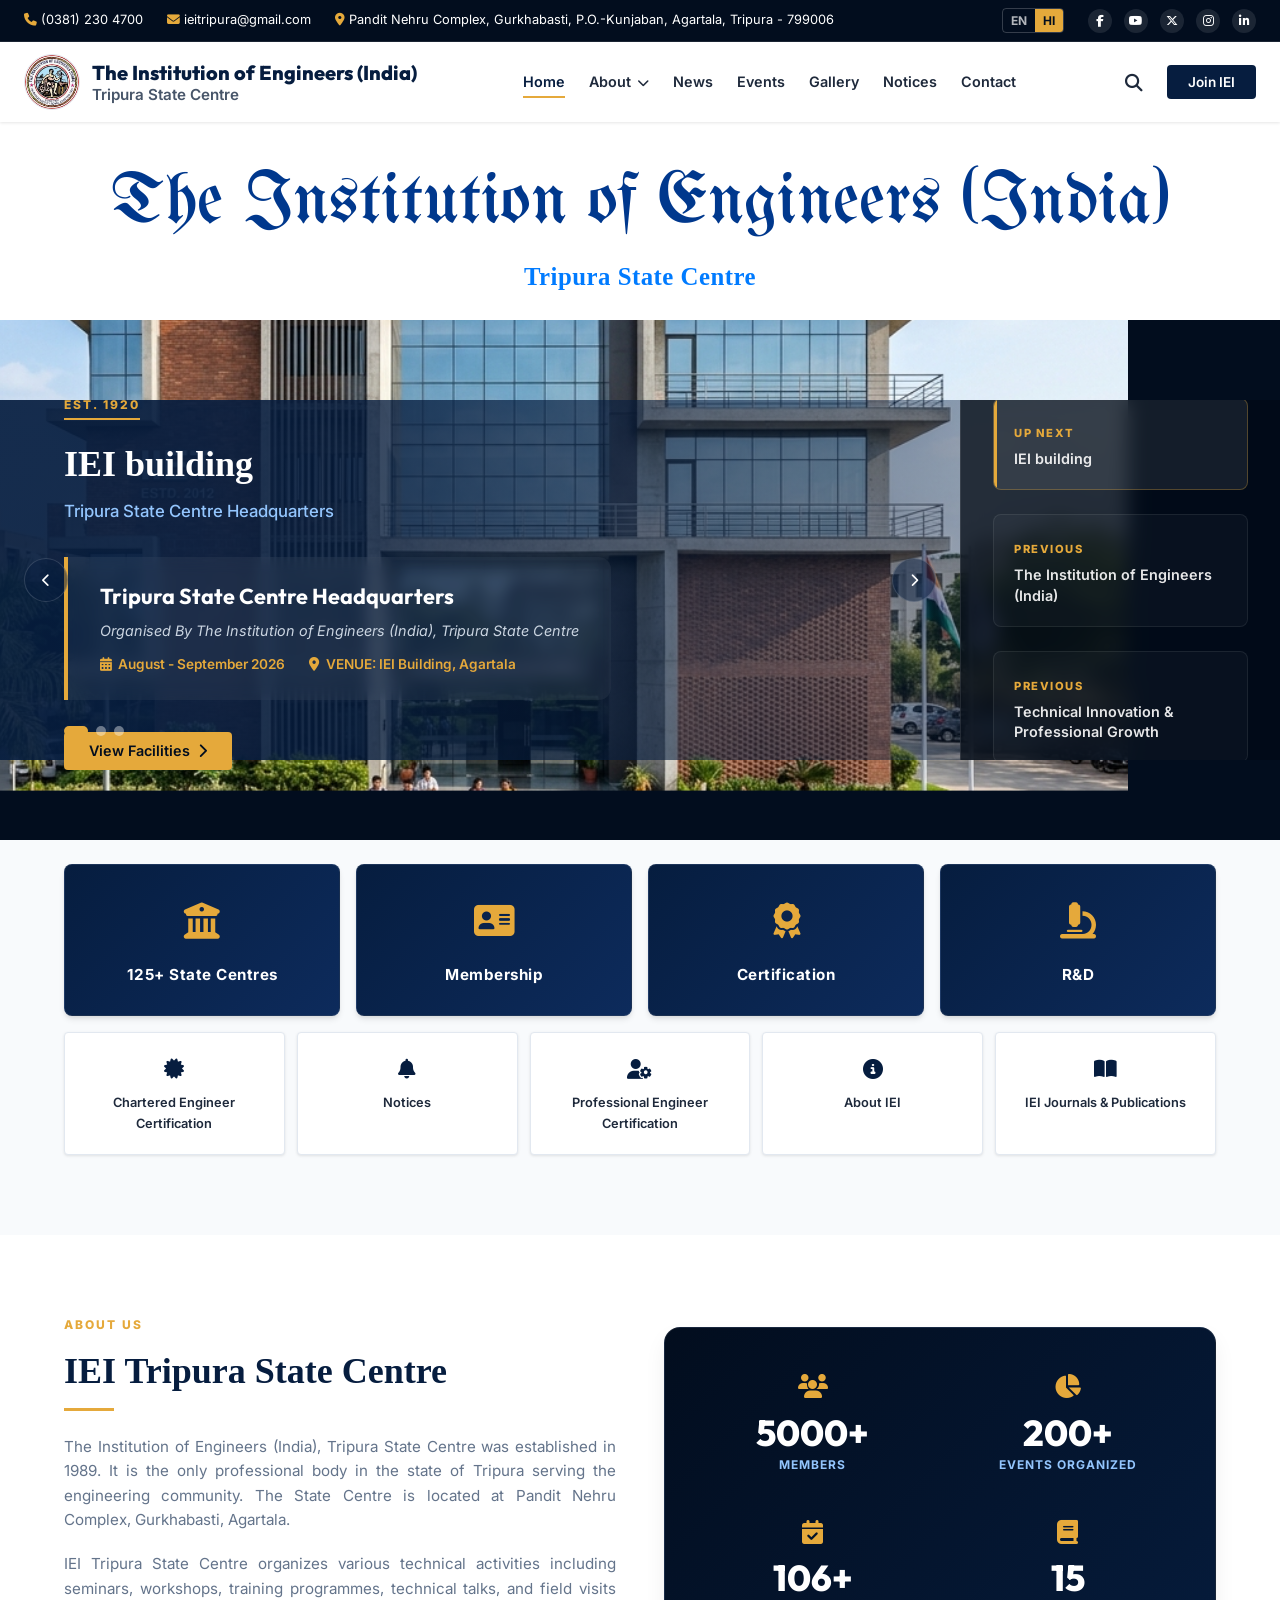
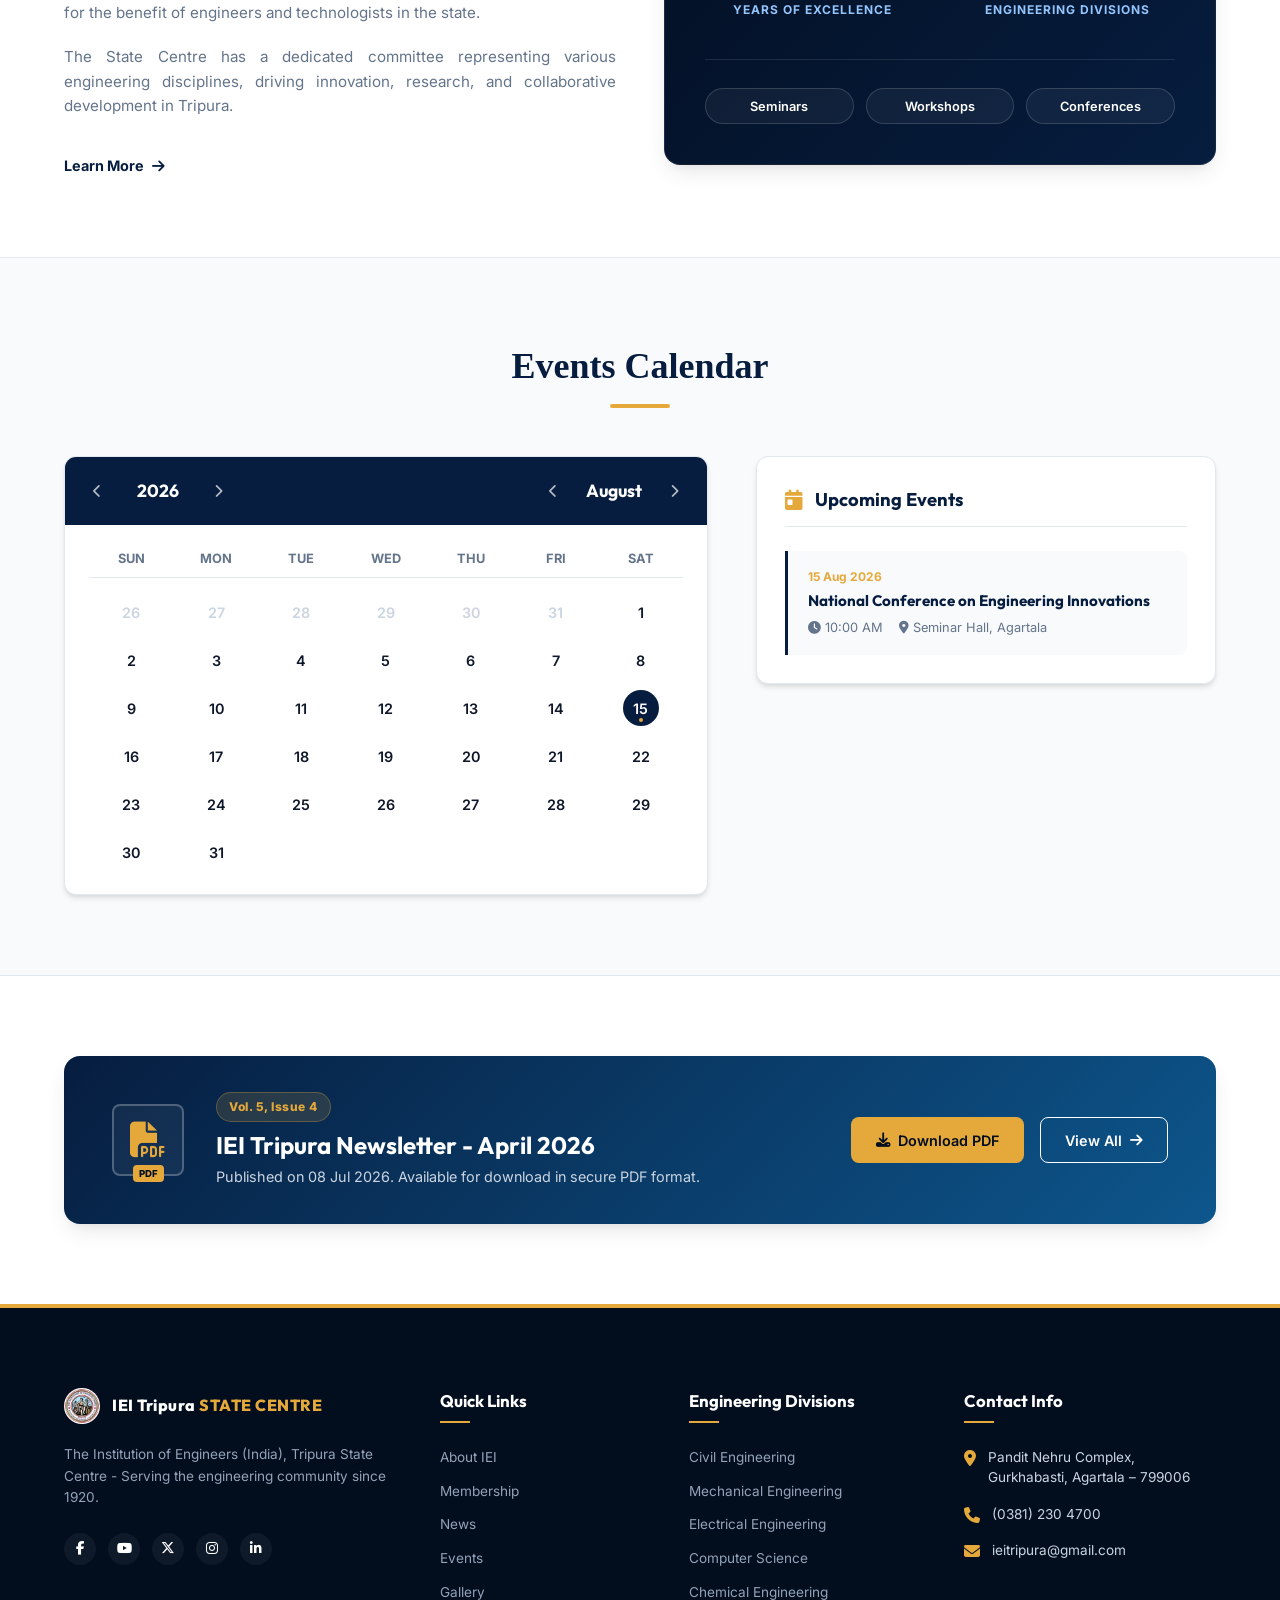
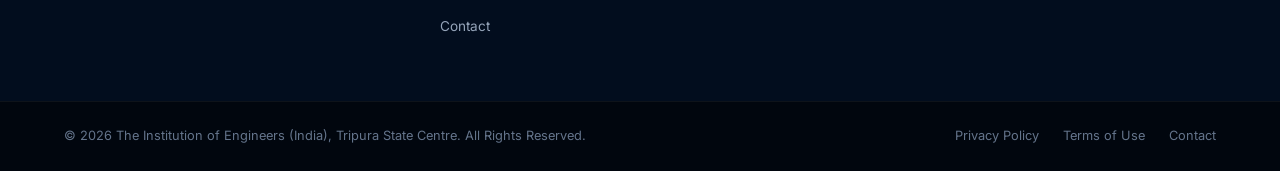
<file: index.html>
<!DOCTYPE html>
<html lang="en">
<head>
  <meta charset="UTF-8">
  <meta name="viewport" content="width=device-width, initial-scale=1.0">
  <meta name="description" content="Official website of The Institution of Engineers (India), Tripura State Centre. Established in 1989 to serve the engineering community in Tripura.">
  <title>The Institution of Engineers (India) - Tripura State Centre</title>
  
  <!-- Google Fonts: Inter for UI/Body, Outfit for Headings, Playfair Display for branding -->
  <link rel="preconnect" href="https://fonts.googleapis.com">
  <link rel="preconnect" href="https://fonts.gstatic.com" crossorigin>
  <link href="https://fonts.googleapis.com/css2?family=Inter:wght@300;400;500;600;700&family=Outfit:wght@400;500;600;700;800&family=UnifrakturMaguntia&family=Pirata+One&display=swap" rel="stylesheet">
  
  <!-- Font Awesome 6.4.0 CDN for modern icons -->
  <link rel="stylesheet" href="https://cdnjs.cloudflare.com/ajax/libs/font-awesome/6.4.0/css/all.min.css">
  
  <!-- Custom CSS -->
  <link rel="stylesheet" href="index.css">
</head>
<body>

  <!-- Top Utility Bar -->
  <div class="top-bar">
    <div class="top-bar-container">
      <div class="top-bar-left">
        <a href="tel:03812304700" class="contact-link"><i class="fa-solid fa-phone"></i> <span>(0381) 230 4700</span></a>
        <a href="mailto:ieitripura@gmail.com" class="contact-link"><i class="fa-solid fa-envelope"></i> <span>ieitripura@gmail.com</span></a>
        <span class="contact-text"><i class="fa-solid fa-location-dot"></i> <span>Pandit Nehru Complex, Gurkhabasti, P.O.-Kunjaban, Agartala, Tripura - 799006</span></span>
      </div>
      <div class="top-bar-right">
        <div class="lang-selector">
          <button class="lang-btn" data-lang="en">EN</button>
          <button class="lang-btn active" data-lang="hi">HI</button>
        </div>
        <div class="social-icons">
          <a href="https://www.facebook.com/profile.php?id=100067573251656" aria-label="Facebook"><i class="fa-brands fa-facebook-f"></i></a>
          <a href="#" aria-label="YouTube"><i class="fa-brands fa-youtube"></i></a>
          <a href="#" aria-label="Twitter"><i class="fa-brands fa-x-twitter"></i></a>
          <a href="#" aria-label="Instagram"><i class="fa-brands fa-instagram"></i></a>
          <a href="#" aria-label="LinkedIn"><i class="fa-brands fa-linkedin-in"></i></a>
        </div>
      </div>
    </div>
  </div>

  <!-- Header -->
  <header class="main-header">
    <div class="header-container">
      <!-- Left side: Brand Logo -->
      <div class="header-left">
        <a href="index.html" class="logo-wrapper">
          <img src="assets/logo.jpg" alt="IEI Logo" class="iei-logo-img">
          <div class="brand-text">
            <h1 class="brand-title">The Institution of Engineers (India)</h1>
            <h2 class="brand-subtitle">Tripura State Centre</h2>
          </div>
        </a>
      </div>

      <!-- Center: Navigation Menu -->
      <nav class="header-center">
        <ul class="nav-menu">
          <li><a href="index.html" class="nav-link active">Home</a></li>
          <li class="dropdown">
            <a href="about.html" class="nav-link">About <i class="fa-solid fa-chevron-down"></i></a>
            <ul class="dropdown-menu">
              <li><a href="about.html">About IEI</a></li>
              <li><a href="about.html">Tripura State Centre</a></li>
              <li><a href="about.html#committee">Committee Members</a></li>
              <li><a href="about.html">Past Chairmen & Secretaries</a></li>
            </ul>
          </li>
          <li><a href="news.html" class="nav-link">News</a></li>
          <li><a href="events.html" class="nav-link">Events</a></li>
          <li><a href="gallery.html" class="nav-link">Gallery</a></li>
          <li><a href="news.html" class="nav-link">Notices</a></li>
          <li><a href="#footer" class="nav-link">Contact</a></li>
        </ul>
      </nav>

      <!-- Right side: Actions -->
      <div class="header-right">
        <button class="search-btn" aria-label="Search site" id="searchBtn">
          <i class="fa-solid fa-magnifying-glass"></i>
        </button>
        <button id="openLoginBtn" class="btn btn-primary btn-join">
          <span>Join IEI</span>
        </button>
      </div>
    </div>
  </header>

  <!-- Big Serif Branding Banner -->
  <section class="branding-banner-section">
    <div class="banner-text-container">
      <h2 class="banner-title-large">The Institution of Engineers (India)</h2>
      <h3 class="banner-subtitle-large">Tripura State Centre</h3>
    </div>
  </section>

  <!-- Hero Slider Section -->
  <section class="hero-slider-section">
    <div class="slider-wrapper">
      
      <!-- Slide Track -->
      <div class="slider-track" id="heroSlider">
        <!-- Slide 1 -->
        <div class="slide active">
          <div class="slide-background" style="background-image: url('assets/seminar_hero.png');"></div>
          <div class="slide-overlay"></div>
          <div class="slide-content-container">
            <div class="slide-info-left">
              <span class="slide-tag">EST. 1920</span>
              <h3 class="slide-org-title">The Institution of Engineers (India)</h3>
              <p class="slide-org-subtitle">Tripura State Centre - A Century of Service to the Nation</p>
              
              <div class="slide-seminar-box">
                <div class="seminar-divider"></div>
                <h4 class="seminar-title">Seminar on "How to develop the existing Small Industrial scenario in Tripura"</h4>
                <p class="seminar-author">Organised By The Institution of Engineers (India), Tripura State Centre</p>
                <div class="seminar-meta">
                  <span class="meta-item"><i class="fa-solid fa-calendar-days"></i> 20th August, 2025</span>
                  <span class="meta-item"><i class="fa-solid fa-location-dot"></i> VENUE: Seminar Hall, Agartala</span>
                </div>
              </div>
              
              <button class="btn btn-gold learn-more-btn">
                <span>Learn More</span> <i class="fa-solid fa-chevron-right"></i>
              </button>
            </div>
          </div>
        </div>

        <!-- Slide 2 -->
        <div class="slide">
          <div class="slide-background" style="background-image: url('assets/iei_building.png');"></div>
          <div class="slide-overlay"></div>
          <div class="slide-content-container">
            <div class="slide-info-left">
              <span class="slide-tag">EST. 1920</span>
              <h3 class="slide-org-title">State Centre Headquarters</h3>
              <p class="slide-org-subtitle">Serving the local engineering community since 1989</p>
              
              <div class="slide-seminar-box">
                <div class="seminar-divider"></div>
                <h4 class="seminar-title">Upcoming Workshops & Certification Courses for Young Engineers</h4>
                <p class="seminar-author">Skill enhancement workshops scheduled across multiple disciplines.</p>
                <div class="seminar-meta">
                  <span class="meta-item"><i class="fa-solid fa-calendar-days"></i> August - September 2026</span>
                  <span class="meta-item"><i class="fa-solid fa-location-dot"></i> VENUE: IEI Building, Agartala</span>
                </div>
              </div>
              
              <button class="btn btn-gold learn-more-btn">
                <span>View Details</span> <i class="fa-solid fa-chevron-right"></i>
              </button>
            </div>
          </div>
        </div>
      </div>

      <!-- Right Side Highlights Widget -->
      <div class="slider-highlights-sidebar">
        <div class="highlight-widget active" data-slide="0">
          <span class="widget-tag">UP NEXT</span>
          <h4 class="widget-title">Technical Innovation & Professional Growth</h4>
        </div>
        <div class="highlight-widget" data-slide="1">
          <span class="widget-tag">PREVIOUS</span>
          <h4 class="widget-title">IEI building</h4>
        </div>
      </div>

      <!-- Slider Arrows -->
      <button class="slider-arrow arrow-prev" id="sliderPrev" aria-label="Previous slide">
        <i class="fa-solid fa-chevron-left"></i>
      </button>
      <button class="slider-arrow arrow-next" id="sliderNext" aria-label="Next slide">
        <i class="fa-solid fa-chevron-right"></i>
      </button>

      <!-- Slider Indicators -->
      <div class="slider-indicators" id="sliderIndicators">
        <span class="indicator-dot active" data-slide="0"></span>
        <span class="indicator-dot" data-slide="1"></span>
      </div>

    </div>
  </section>

  <!-- Quick Links Dashboard Section -->
  <section class="quick-links-dashboard">
    <div class="container">
      
      <!-- Primary Quick Grid -->
      <div class="primary-links-grid">
        <a href="#" class="primary-link-card">
          <div class="card-icon"><i class="fa-solid fa-building-columns"></i></div>
          <span class="card-label">125+ State Centres</span>
        </a>
        <a href="#" class="primary-link-card">
          <div class="card-icon"><i class="fa-solid fa-address-card"></i></div>
          <span class="card-label">Membership</span>
        </a>
        <a href="#" class="primary-link-card">
          <div class="card-icon"><i class="fa-solid fa-award"></i></div>
          <span class="card-label">Certification</span>
        </a>
        <a href="#" class="primary-link-card">
          <div class="card-icon"><i class="fa-solid fa-microscope"></i></div>
          <span class="card-label">R&D</span>
        </a>
      </div>

      <!-- Secondary Quick Grid -->
      <div class="secondary-links-grid">
        <a href="#" class="secondary-link-card">
          <div class="sec-card-icon"><i class="fa-solid fa-certificate"></i></div>
          <span class="sec-card-label">Chartered Engineer Certification</span>
        </a>
        <a href="#" class="secondary-link-card">
          <div class="sec-card-icon"><i class="fa-solid fa-bell"></i></div>
          <span class="sec-card-label">Notices</span>
        </a>
        <a href="#" class="secondary-link-card">
          <div class="sec-card-icon"><i class="fa-solid fa-user-gear"></i></div>
          <span class="sec-card-label">Professional Engineer Certification</span>
        </a>
        <a href="#" class="secondary-link-card">
          <div class="sec-card-icon"><i class="fa-solid fa-circle-info"></i></div>
          <span class="sec-card-label">About IEI</span>
        </a>
        <a href="#" class="secondary-link-card">
          <div class="sec-card-icon"><i class="fa-solid fa-book-open"></i></div>
          <span class="sec-card-label">IEI Journals & Publications</span>
        </a>
      </div>

    </div>
  </section>

  <!-- About Us Section -->
  <section class="about-us-section">
    <div class="container grid-2">
      
      <!-- Left Column: About Text -->
      <div class="about-text-content">
        <span class="sub-heading-gold">ABOUT US</span>
        <h3 class="about-main-title">IEI Tripura State Centre</h3>
        <div class="section-divider"></div>
        <p class="about-desc">
          The Institution of Engineers (India), Tripura State Centre was established in 1989. It is the only professional body in the state of Tripura serving the engineering community. The State Centre is located at Pandit Nehru Complex, Gurkhabasti, Agartala.
        </p>
        <p class="about-desc">
          IEI Tripura State Centre organizes various technical activities including seminars, workshops, training programmes, technical talks, and field visits for the benefit of engineers and technologists in the state.
        </p>
        <p class="about-desc">
          The State Centre has a dedicated committee representing various engineering disciplines, driving innovation, research, and collaborative development in Tripura.
        </p>
        <a href="#" class="about-learn-link">
          <span>Learn More</span> <i class="fa-solid fa-arrow-right"></i>
        </a>
      </div>

      <!-- Right Column: Premium Stats Card -->
      <div class="stats-glass-card">
        <div class="stats-grid">
          <!-- Stat Item 1 -->
          <div class="stat-item">
            <div class="stat-icon"><i class="fa-solid fa-calendar-check"></i></div>
            <div class="stat-number">1920</div>
            <div class="stat-label">ESTABLISHED</div>
          </div>
          <!-- Stat Item 2 -->
          <div class="stat-item">
            <div class="stat-icon"><i class="fa-solid fa-globe"></i></div>
            <div class="stat-number">125+</div>
            <div class="stat-label">CENTRES</div>
          </div>
          <!-- Stat Item 3 -->
          <div class="stat-item">
            <div class="stat-icon"><i class="fa-solid fa-users"></i></div>
            <div class="stat-number">2L+</div>
            <div class="stat-label">MEMBERS</div>
          </div>
          <!-- Stat Item 4 -->
          <div class="stat-item">
            <div class="stat-icon"><i class="fa-solid fa-book"></i></div>
            <div class="stat-number">15</div>
            <div class="stat-label">DISCIPLINES</div>
          </div>
        </div>

        <!-- Quick Tab Buttons inside Stats card -->
        <div class="stats-tab-actions">
          <button class="stats-action-btn" data-type="seminars">Seminars</button>
          <button class="stats-action-btn" data-type="workshops">Workshops</button>
          <button class="stats-action-btn" data-type="conferences">Conferences</button>
        </div>
      </div>

    </div>
  </section>

  <!-- Events Calendar Section -->
  <section class="events-calendar-section">
    <div class="container">
      <h3 class="calendar-section-title">Events Calendar</h3>
      <div class="calendar-section-divider"></div>

      <div class="calendar-layout-grid">
        
        <!-- Left: Calendar Widget -->
        <div class="calendar-widget-wrapper">
          <!-- Calendar Header controls -->
          <div class="calendar-widget-header">
            <div class="calendar-header-group">
              <button class="cal-control-btn" id="prevYear" aria-label="Previous year"><i class="fa-solid fa-chevron-left"></i></button>
              <span class="cal-header-label" id="currentYear">2026</span>
              <button class="cal-control-btn" id="nextYear" aria-label="Next year"><i class="fa-solid fa-chevron-right"></i></button>
            </div>
            <div class="calendar-header-group">
              <button class="cal-control-btn" id="prevMonth" aria-label="Previous month"><i class="fa-solid fa-chevron-left"></i></button>
              <span class="cal-header-label" id="currentMonth">August</span>
              <button class="cal-control-btn" id="nextMonth" aria-label="Next month"><i class="fa-solid fa-chevron-right"></i></button>
            </div>
          </div>

          <!-- Calendar Grid -->
          <div class="calendar-grid-container">
            <div class="calendar-weekdays">
              <span>Sun</span><span>Mon</span><span>Tue</span><span>Wed</span><span>Thu</span><span>Fri</span><span>Sat</span>
            </div>
            <div class="calendar-days-grid" id="calendarDays">
              <!-- Dynamically populated by index.js -->
            </div>
          </div>
        </div>

        <!-- Right: Upcoming Events Panel -->
        <div class="upcoming-events-panel">
          <div class="panel-header">
            <i class="fa-solid fa-calendar-day"></i>
            <h4 class="panel-title">Upcoming Events</h4>
          </div>
          <div class="events-list-container" id="eventsList">
            <!-- Dynamically populated based on selected month or date -->
          </div>
        </div>

      </div>
    </div>
  </section>

  <!-- Newsletter Section -->
  <section class="newsletter-download-section">
    <div class="container">
      <div class="newsletter-bar-gradient">
        <!-- PDF File Icon -->
        <div class="newsletter-icon-box">
          <i class="fa-solid fa-file-pdf"></i>
          <span class="file-type-badge">PDF</span>
        </div>
        
        <!-- Details content -->
        <div class="newsletter-details-content">
          <span class="newsletter-volume-tag">Vol. 5, Issue 4 | April 2026</span>
          <h3 class="newsletter-title-heading">IEI Tripura Newsletter - April 2026</h3>
          <p class="newsletter-description-text">Special edition on Engineers Day celebrations and IEI activities across Northeast India.</p>
        </div>

        <!-- Action buttons -->
        <div class="newsletter-action-wrapper">
          <a href="assets/IEI-TSC-Newsletter__April-2021.pdf" download="IEI_Tripura_Newsletter_April_2026.pdf" class="btn btn-gold btn-download" id="downloadNewsletterBtn" style="text-decoration:none;">
            <i class="fa-solid fa-download"></i> <span>Download PDF</span>
          </a>
          <a href="news.html" class="btn btn-outline-white btn-view-all">
            <span>View All</span> <i class="fa-solid fa-arrow-right"></i>
          </a>
        </div>
      </div>
    </div>
  </section>

  <!-- Footer -->
  <footer class="main-footer" id="footer">
    <div class="container footer-grid-container">
      <!-- Col 1: Bio -->
      <div class="footer-column footer-bio-col">
        <div class="footer-logo-row">
          <img src="assets/logo.jpg" alt="IEI Logo" class="iei-logo-img">
          <span class="footer-brand-title">IEI Tripura <span class="accent-text">STATE CENTRE</span></span>
        </div>
        <p class="footer-bio-text">
          The Institution of Engineers (India), Tripura State Centre - Serving the engineering community since 1920.
        </p>
        <div class="footer-social-row">
          <a href="#" aria-label="Facebook"><i class="fa-brands fa-facebook-f"></i></a>
          <a href="#" aria-label="YouTube"><i class="fa-brands fa-youtube"></i></a>
          <a href="#" aria-label="Twitter"><i class="fa-brands fa-x-twitter"></i></a>
          <a href="#" aria-label="Instagram"><i class="fa-brands fa-instagram"></i></a>
          <a href="#" aria-label="LinkedIn"><i class="fa-brands fa-linkedin-in"></i></a>
        </div>
      </div>

      <!-- Col 2: Quick Links -->
      <div class="footer-column">
        <h4 class="footer-col-title">Quick Links</h4>
        <ul class="footer-links-list">
          <li><a href="about.html">About IEI</a></li>
          <li><a href="about.html#committee">Membership</a></li>
          <li><a href="news.html">News</a></li>
          <li><a href="events.html">Events</a></li>
          <li><a href="gallery.html">Gallery</a></li>
          <li><a href="#footer">Contact</a></li>
        </ul>
      </div>

      <!-- Col 3: Divisions -->
      <div class="footer-column">
        <h4 class="footer-col-title">Engineering Divisions</h4>
        <ul class="footer-links-list">
          <li><a href="#">Civil Engineering</a></li>
          <li><a href="#">Mechanical Engineering</a></li>
          <li><a href="#">Electrical Engineering</a></li>
          <li><a href="#">Computer Science</a></li>
          <li><a href="#">Chemical Engineering</a></li>
        </ul>
      </div>

      <!-- Col 4: Contact -->
      <div class="footer-column">
        <h4 class="footer-col-title">Contact Info</h4>
        <ul class="footer-contact-details">
          <li>
            <i class="fa-solid fa-location-dot"></i>
            <span>Pandit Nehru Complex, Gurkhabasti, Agartala – 799006</span>
          </li>
          <li>
            <i class="fa-solid fa-phone"></i>
            <a href="tel:03812304700">(0381) 230 4700</a>
          </li>
          <li>
            <i class="fa-solid fa-envelope"></i>
            <a href="mailto:ieitripura@gmail.com">ieitripura@gmail.com</a>
          </li>
        </ul>
      </div>
    </div>

    <!-- Bottom Copyright -->
    <div class="footer-bottom-bar">
      <div class="container footer-bottom-container">
        <span>&copy; 2026 The Institution of Engineers (India), Tripura State Centre. All Rights Reserved.</span>
        <div class="footer-bottom-links">
          <a href="#">Privacy Policy</a>
          <a href="#">Terms of Use</a>
          <a href="#">Contact</a>
        </div>
      </div>
    </div>
  </footer>

  <!-- Login Modal Overlay (Portal Secure Sign In) -->
  <div id="loginModal" class="modal-overlay">
    <div class="modal-card">
      
      <!-- Modal Header -->
      <div class="modal-header">
        <div class="modal-header-logo">
          <i class="fa-solid fa-shield-halved"></i>
          <span>IEI Secure Sign In</span>
        </div>
        <button id="closeLoginBtn" class="close-btn" aria-label="Close modal"><i class="fa-solid fa-xmark"></i></button>
      </div>

      <!-- Modal Body -->
      <div class="modal-body">
        <h3 class="modal-title">Sign in to IEI Portal</h3>
        <p class="modal-subtitle">Choose your member role and enter credentials.</p>

        <form id="loginForm" novalidate>
          
          <!-- Role Radio Group -->
          <div class="role-selector">
            <label class="role-option">
              <input type="radio" name="role" value="student_member" required>
              <div class="role-box">
                <i class="fa-solid fa-graduation-cap"></i>
                <span>Student</span>
              </div>
            </label>
            <label class="role-option">
              <input type="radio" name="role" value="corporate_member">
              <div class="role-box">
                <i class="fa-solid fa-user-tie"></i>
                <span>Corporate</span>
              </div>
            </label>
            <label class="role-option">
              <input type="radio" name="role" value="officer">
              <div class="role-box">
                <i class="fa-solid fa-building-columns"></i>
                <span>Officer</span>
              </div>
            </label>
            <label class="role-option">
              <input type="radio" name="role" value="admin">
              <div class="role-box">
                <i class="fa-solid fa-user-gear"></i>
                <span>Admin</span>
              </div>
            </label>
          </div>

          <!-- Username Input -->
          <div class="input-group">
            <label for="username">Username / Member ID</label>
            <div class="input-wrapper">
              <i class="fa-solid fa-user input-icon"></i>
              <input type="text" id="username" autocomplete="off" placeholder="Enter Member ID or Username" required>
              <i class="fa-solid fa-circle-check status-icon success"></i>
              <i class="fa-solid fa-circle-exclamation status-icon error"></i>
            </div>
            <!-- Dynamic validation feedback checklist -->
            <div class="validation-checklist" id="usernameChecklist">
              <div class="checklist-title">Username requirements:</div>
              <div class="check-item" data-rule="length"><i class="fa-solid fa-circle-xmark"></i> 8-15 characters</div>
              <div class="check-item" data-rule="uppercase"><i class="fa-solid fa-circle-xmark"></i> At least 1 UPPERCASE letter</div>
              <div class="check-item" data-rule="special"><i class="fa-solid fa-circle-xmark"></i> At least 1 special character</div>
              <div class="check-item" data-rule="nospaces"><i class="fa-solid fa-circle-xmark"></i> No spaces</div>
            </div>
          </div>

          <!-- Password Input -->
          <div class="input-group">
            <label for="password">Password</label>
            <div class="input-wrapper">
              <i class="fa-solid fa-lock input-icon"></i>
              <input type="password" id="password" placeholder="Enter password" required>
              <button type="button" id="togglePasswordBtn" class="toggle-password-btn" aria-label="Toggle password visibility">
                <i class="fa-solid fa-eye"></i>
              </button>
              <i class="fa-solid fa-circle-check status-icon success"></i>
              <i class="fa-solid fa-circle-exclamation status-icon error"></i>
            </div>
            <!-- Dynamic validation feedback checklist -->
            <div class="validation-checklist" id="passwordChecklist">
              <div class="checklist-title">Password requirements:</div>
              <div class="check-item" data-rule="length"><i class="fa-solid fa-circle-xmark"></i> 8-15 characters</div>
              <div class="check-item" data-rule="uppercase"><i class="fa-solid fa-circle-xmark"></i> At least 1 UPPERCASE letter</div>
              <div class="check-item" data-rule="lowercase"><i class="fa-solid fa-circle-xmark"></i> At least 1 lowercase letter</div>
              <div class="check-item" data-rule="number"><i class="fa-solid fa-circle-xmark"></i> At least 1 digit (0-9)</div>
              <div class="check-item" data-rule="special"><i class="fa-solid fa-circle-xmark"></i> At least 1 special character</div>
              <div class="check-item" data-rule="nospaces"><i class="fa-solid fa-circle-xmark"></i> No spaces</div>
            </div>
          </div>

          <!-- Captcha Box -->
          <div class="input-group">
            <label for="captchaInput">Security Verification</label>
            <div class="captcha-container">
              <div class="captcha-box" id="captchaBox">A58bY</div>
              <button type="button" class="btn-refresh" id="refreshCaptchaBtn" title="Refresh Captcha">
                <i class="fa-solid fa-rotate"></i>
              </button>
              <input type="text" id="captchaInput" placeholder="Enter CAPTCHA" autocomplete="off" required>
            </div>
            <span class="error-msg" id="captchaError">Incorrect CAPTCHA, please try again.</span>
          </div>

          <!-- Submit Button -->
          <button type="submit" id="submitBtn" class="btn btn-primary btn-submit" disabled>
            <span>Sign In</span>
            <i class="fa-solid fa-arrow-right"></i>
          </button>

          <!-- Additional Links -->
          <div class="form-footer-links">
            <a href="#" class="forgot-pass-link">Forgot Password?</a>
            <span>Need Help? <a href="#">Contact Support</a></span>
          </div>

        </form>
      </div>

    </div>
  </div>

  <!-- Custom JS -->
  <script src="index.js"></script>
</body>
</html>
</file>
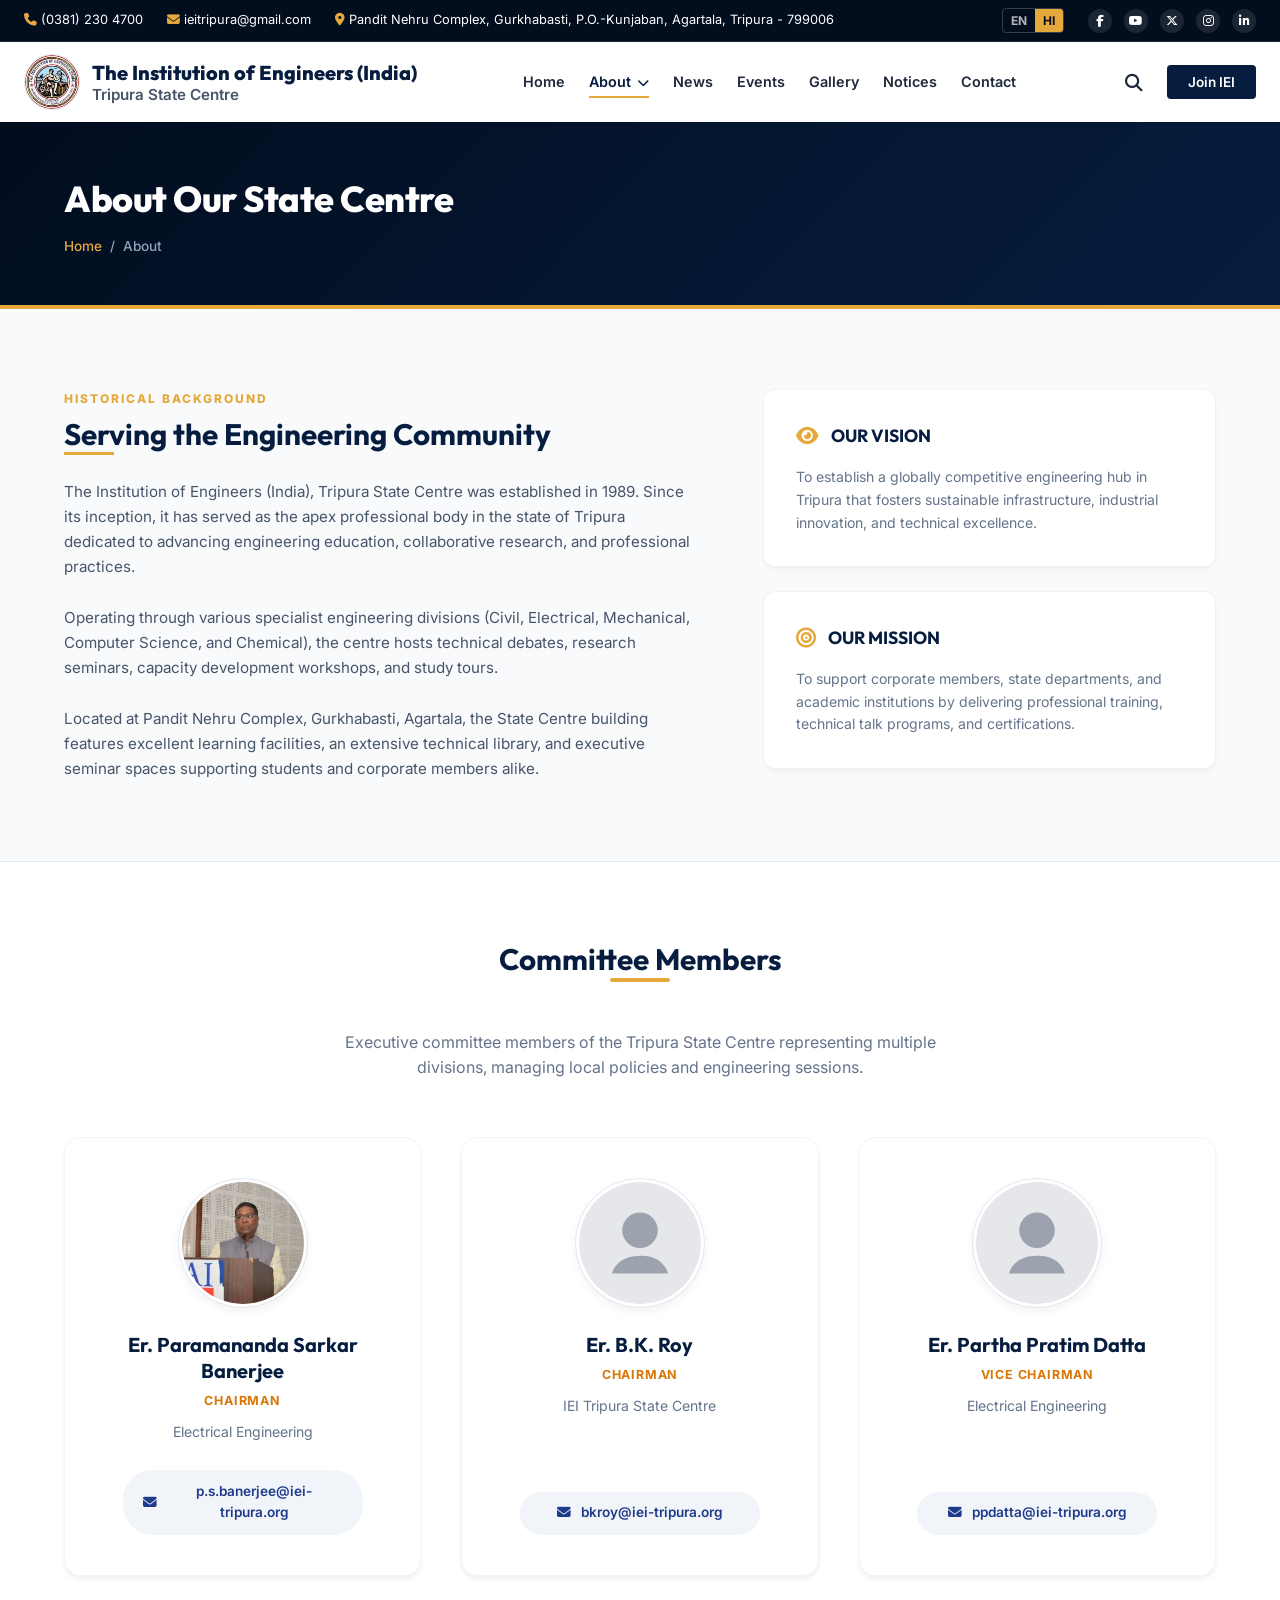
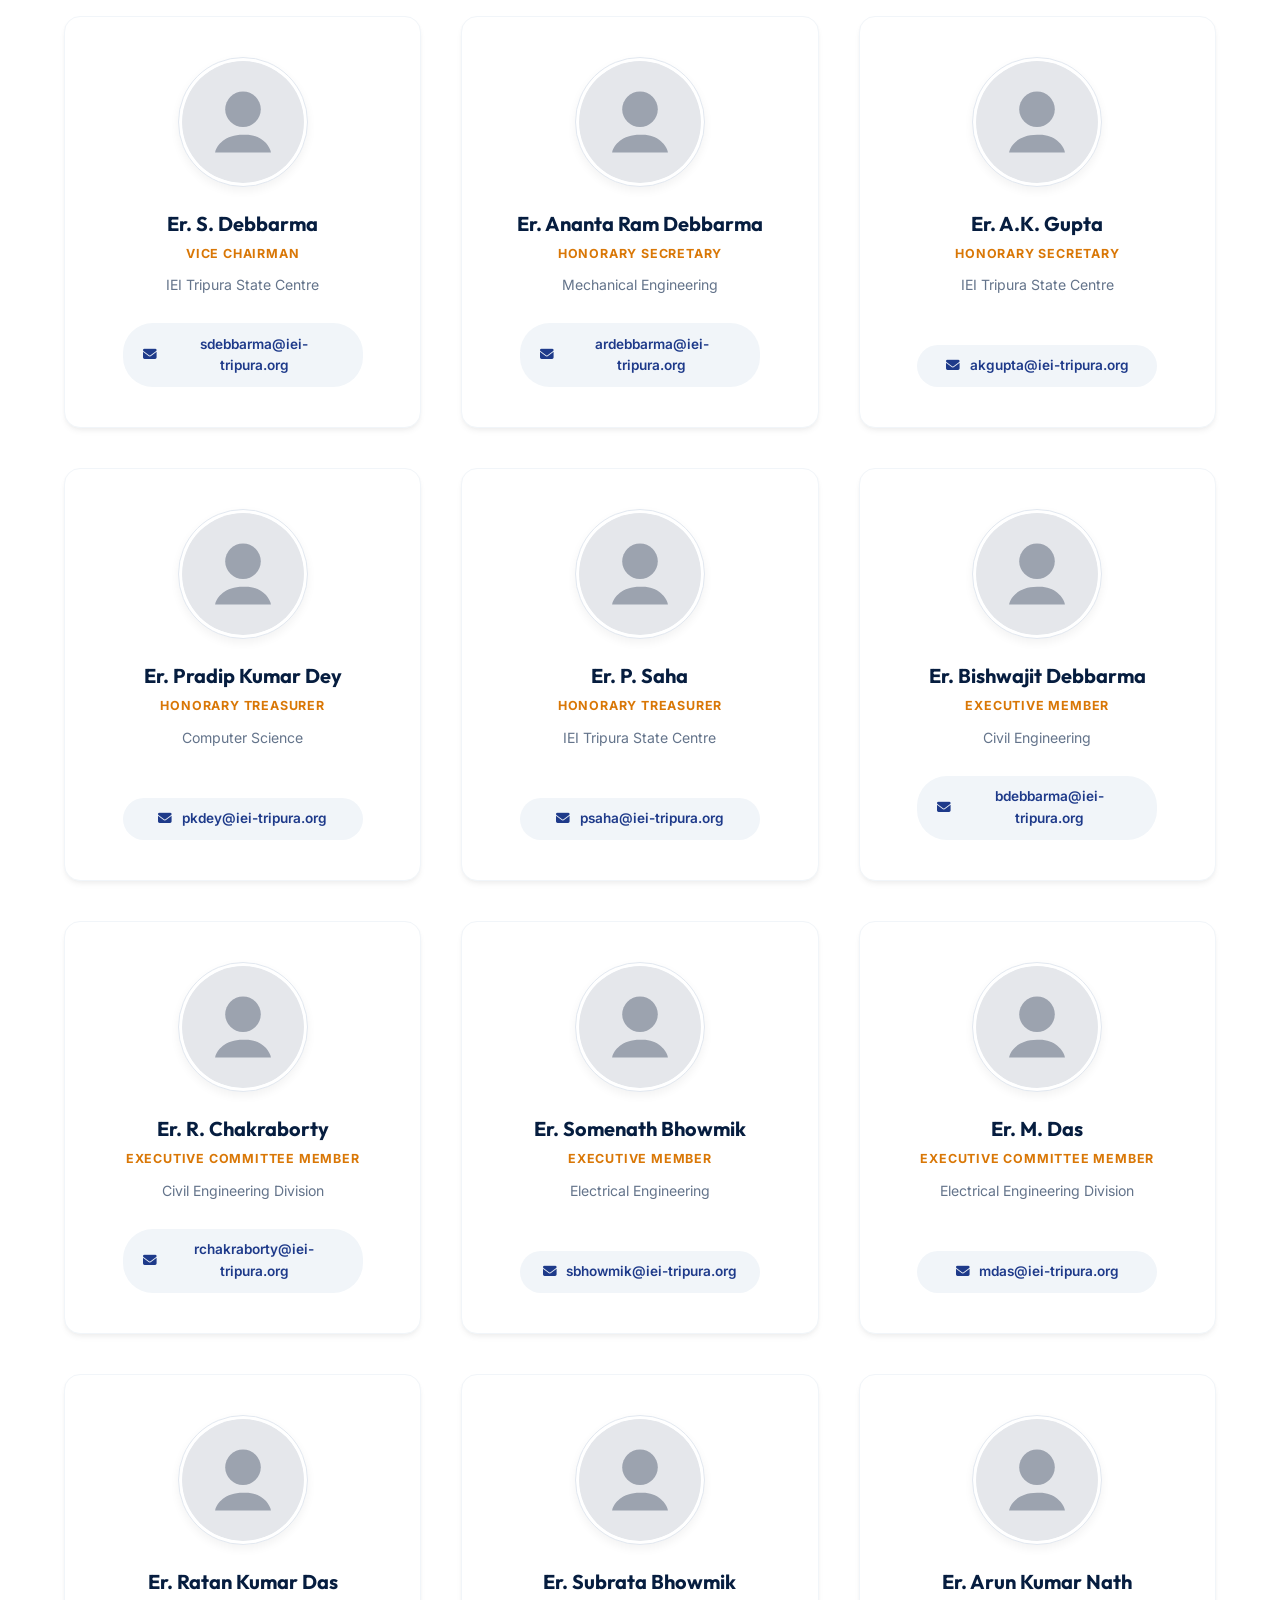
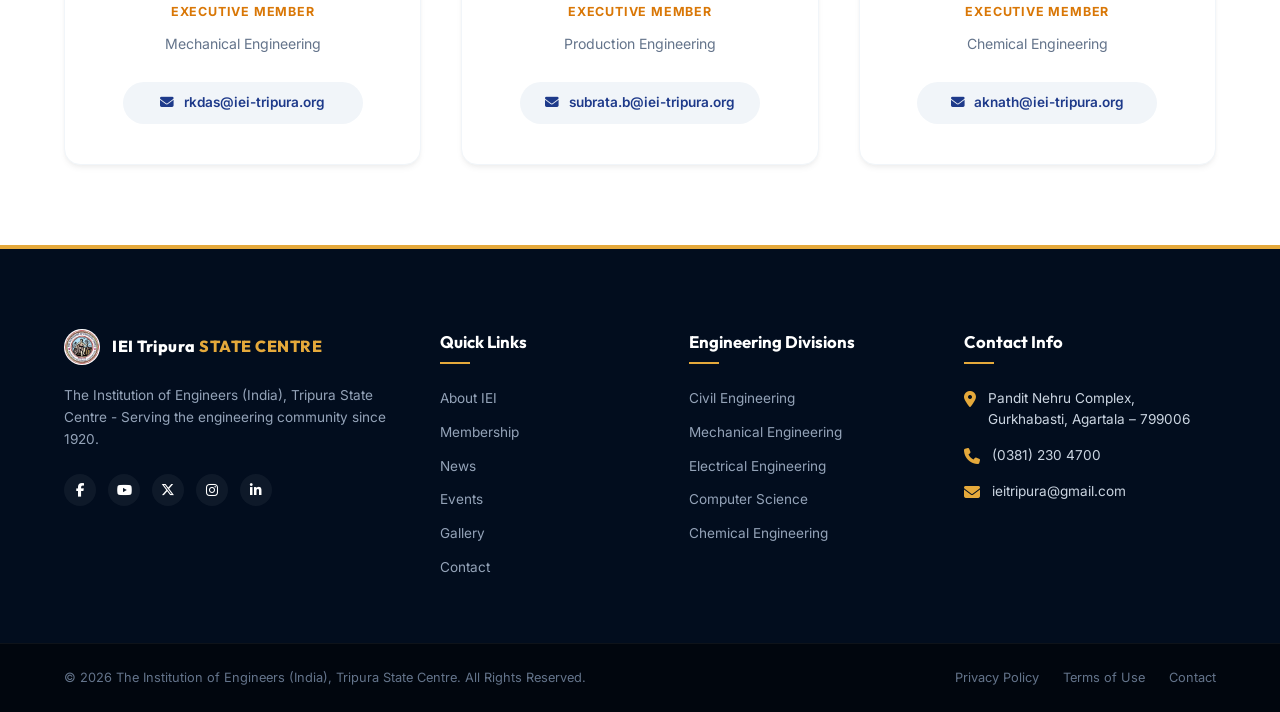
<file: about.html>
<!DOCTYPE html>
<html lang="en">
<head>
  <meta charset="UTF-8">
  <meta name="viewport" content="width=device-width, initial-scale=1.0">
  <meta name="description" content="About The Institution of Engineers (India), Tripura State Centre. Established in 1989.">
  <title>About Us - The Institution of Engineers (India)</title>
  
  <!-- Google Fonts: Inter for UI/Body, Outfit for Headings, Playfair Display for branding -->
  <link rel="preconnect" href="https://fonts.googleapis.com">
  <link rel="preconnect" href="https://fonts.gstatic.com" crossorigin>
  <link href="https://fonts.googleapis.com/css2?family=Inter:wght@300;400;500;600;700&family=Outfit:wght@400;500;600;700;800&family=UnifrakturMaguntia&family=Pirata+One&display=swap" rel="stylesheet">
  
  <!-- Font Awesome 6.4.0 CDN for modern icons -->
  <link rel="stylesheet" href="https://cdnjs.cloudflare.com/ajax/libs/font-awesome/6.4.0/css/all.min.css">
  
  <!-- Custom CSS -->
  <link rel="stylesheet" href="index.css">
</head>
<body>

  <!-- Top Utility Bar -->
  <div class="top-bar">
    <div class="top-bar-container">
      <div class="top-bar-left">
        <a href="tel:03812304700" class="contact-link"><i class="fa-solid fa-phone"></i> <span>(0381) 230 4700</span></a>
        <a href="mailto:ieitripura@gmail.com" class="contact-link"><i class="fa-solid fa-envelope"></i> <span>ieitripura@gmail.com</span></a>
        <span class="contact-text"><i class="fa-solid fa-location-dot"></i> <span>Pandit Nehru Complex, Gurkhabasti, P.O.-Kunjaban, Agartala, Tripura - 799006</span></span>
      </div>
      <div class="top-bar-right">
        <div class="lang-selector">
          <button class="lang-btn" data-lang="en">EN</button>
          <button class="lang-btn active" data-lang="hi">HI</button>
        </div>
        <div class="social-icons">
          <a href="#" aria-label="Facebook"><i class="fa-brands fa-facebook-f"></i></a>
          <a href="#" aria-label="YouTube"><i class="fa-brands fa-youtube"></i></a>
          <a href="#" aria-label="Twitter"><i class="fa-brands fa-x-twitter"></i></a>
          <a href="#" aria-label="Instagram"><i class="fa-brands fa-instagram"></i></a>
          <a href="#" aria-label="LinkedIn"><i class="fa-brands fa-linkedin-in"></i></a>
        </div>
      </div>
    </div>
  </div>

  <!-- Header -->
  <header class="main-header">
    <div class="header-container">
      <!-- Left side: Brand Logo -->
      <div class="header-left">
        <a href="index.html" class="logo-wrapper">
          <img src="assets/logo.jpg" alt="IEI Logo" class="iei-logo-img">
          <div class="brand-text">
            <h1 class="brand-title">The Institution of Engineers (India)</h1>
            <h2 class="brand-subtitle">Tripura State Centre</h2>
          </div>
        </a>
      </div>

      <!-- Center: Navigation Menu -->
      <nav class="header-center">
        <ul class="nav-menu">
          <li><a href="index.html" class="nav-link">Home</a></li>
          <li class="dropdown">
            <a href="about.html" class="nav-link active">About <i class="fa-solid fa-chevron-down"></i></a>
            <ul class="dropdown-menu">
              <li><a href="about.html">About IEI</a></li>
              <li><a href="about.html">Tripura State Centre</a></li>
              <li><a href="about.html#committee">Committee Members</a></li>
              <li><a href="about.html">Past Chairmen & Secretaries</a></li>
            </ul>
          </li>
          <li><a href="news.html" class="nav-link">News</a></li>
          <li><a href="events.html" class="nav-link">Events</a></li>
          <li><a href="gallery.html" class="nav-link">Gallery</a></li>
          <li><a href="news.html" class="nav-link">Notices</a></li>
          <li><a href="#footer" class="nav-link">Contact</a></li>
        </ul>
      </nav>

      <!-- Right side: Actions -->
      <div class="header-right">
        <button class="search-btn" aria-label="Search site" id="searchBtn">
          <i class="fa-solid fa-magnifying-glass"></i>
        </button>
        <button id="openLoginBtn" class="btn btn-primary btn-join">
          <span>Join IEI</span>
        </button>
      </div>
    </div>
  </header>

  <!-- Styled Page Title Header -->
  <section class="page-title-banner">
    <div class="container">
      <h2 class="page-banner-title">About Our State Centre</h2>
      <div class="page-banner-breadcrumbs"><a href="index.html">Home</a> &nbsp;/&nbsp; <span>About</span></div>
    </div>
  </section>

  <!-- About History Content Section -->
  <section class="sub-page-content">
    <div class="container">
      <div class="about-grid-layout">
        
        <!-- Left content text -->
        <div class="about-details-panel">
          <span class="sub-heading-gold">HISTORICAL BACKGROUND</span>
          <h3 class="about-section-heading">Serving the Engineering Community</h3>
          <div class="section-divider"></div>
          <p>
            The Institution of Engineers (India), Tripura State Centre was established in 1989. Since its inception, it has served as the apex professional body in the state of Tripura dedicated to advancing engineering education, collaborative research, and professional practices.
          </p>
          <br>
          <p>
            Operating through various specialist engineering divisions (Civil, Electrical, Mechanical, Computer Science, and Chemical), the centre hosts technical debates, research seminars, capacity development workshops, and study tours.
          </p>
          <br>
          <p>
            Located at Pandit Nehru Complex, Gurkhabasti, Agartala, the State Centre building features excellent learning facilities, an extensive technical library, and executive seminar spaces supporting students and corporate members alike.
          </p>
        </div>

        <!-- Right: Vision and Mission cards -->
        <div class="vision-mission-column">
          <div class="vm-block-card">
            <div class="vm-icon-row"><i class="fa-solid fa-eye"></i> <span>OUR VISION</span></div>
            <p>To establish a globally competitive engineering hub in Tripura that fosters sustainable infrastructure, industrial innovation, and technical excellence.</p>
          </div>
          <div class="vm-block-card">
            <div class="vm-icon-row"><i class="fa-solid fa-bullseye"></i> <span>OUR MISSION</span></div>
            <p>To support corporate members, state departments, and academic institutions by delivering professional training, technical talk programs, and certifications.</p>
          </div>
        </div>

      </div>
    </div>
  </section>

  <!-- Executive Committee Registry Section -->
  <section class="committee-registry-section" id="committee">
    <div class="container">
      <h3 class="about-section-heading text-center">Committee Members</h3>
      <div class="calendar-section-divider"></div>
      <p class="text-center" style="color:var(--muted); margin-bottom: 3.5rem; max-width:600px; margin-left:auto; margin-right:auto;">
        Executive committee members of the Tripura State Centre representing multiple divisions, managing local policies and engineering sessions.
      </p>

      <!-- Registry card grid container -->
      <div class="committee-grid" id="homeCommitteeGrid">
        <!-- Dynamically populated from localStorage via index.js -->
      </div>
    </div>
  </section>

  <!-- Footer -->
  <footer class="main-footer" id="footer">
    <div class="container footer-grid-container">
      <!-- Col 1: Bio -->
      <div class="footer-column footer-bio-col">
        <div class="footer-logo-row">
          <img src="assets/logo.jpg" alt="IEI Logo" class="iei-logo-img">
          <span class="footer-brand-title">IEI Tripura <span class="accent-text">STATE CENTRE</span></span>
        </div>
        <p class="footer-bio-text">
          The Institution of Engineers (India), Tripura State Centre - Serving the engineering community since 1920.
        </p>
        <div class="footer-social-row">
          <a href="#" aria-label="Facebook"><i class="fa-brands fa-facebook-f"></i></a>
          <a href="#" aria-label="YouTube"><i class="fa-brands fa-youtube"></i></a>
          <a href="#" aria-label="Twitter"><i class="fa-brands fa-x-twitter"></i></a>
          <a href="#" aria-label="Instagram"><i class="fa-brands fa-instagram"></i></a>
          <a href="#" aria-label="LinkedIn"><i class="fa-brands fa-linkedin-in"></i></a>
        </div>
      </div>

      <!-- Col 2: Quick Links -->
      <div class="footer-column">
        <h4 class="footer-col-title">Quick Links</h4>
        <ul class="footer-links-list">
          <li><a href="about.html">About IEI</a></li>
          <li><a href="about.html#committee">Membership</a></li>
          <li><a href="news.html">News</a></li>
          <li><a href="events.html">Events</a></li>
          <li><a href="gallery.html">Gallery</a></li>
          <li><a href="#footer">Contact</a></li>
        </ul>
      </div>

      <!-- Col 3: Divisions -->
      <div class="footer-column">
        <h4 class="footer-col-title">Engineering Divisions</h4>
        <ul class="footer-links-list">
          <li><a href="#">Civil Engineering</a></li>
          <li><a href="#">Mechanical Engineering</a></li>
          <li><a href="#">Electrical Engineering</a></li>
          <li><a href="#">Computer Science</a></li>
          <li><a href="#">Chemical Engineering</a></li>
        </ul>
      </div>

      <!-- Col 4: Contact -->
      <div class="footer-column">
        <h4 class="footer-col-title">Contact Info</h4>
        <ul class="footer-contact-details">
          <li>
            <i class="fa-solid fa-location-dot"></i>
            <span>Pandit Nehru Complex, Gurkhabasti, Agartala – 799006</span>
          </li>
          <li>
            <i class="fa-solid fa-phone"></i>
            <a href="tel:03812304700">(0381) 230 4700</a>
          </li>
          <li>
            <i class="fa-solid fa-envelope"></i>
            <a href="mailto:ieitripura@gmail.com">ieitripura@gmail.com</a>
          </li>
        </ul>
      </div>
    </div>

    <!-- Bottom Copyright -->
    <div class="footer-bottom-bar">
      <div class="container footer-bottom-container">
        <span>&copy; 2026 The Institution of Engineers (India), Tripura State Centre. All Rights Reserved.</span>
        <div class="footer-bottom-links">
          <a href="#">Privacy Policy</a>
          <a href="#">Terms of Use</a>
          <a href="#">Contact</a>
        </div>
      </div>
    </div>
  </footer>

  <!-- Login Modal Overlay (Portal Secure Sign In) -->
  <div id="loginModal" class="modal-overlay">
    <div class="modal-card">
      <div class="modal-header">
        <div class="modal-header-logo">
          <i class="fa-solid fa-shield-halved"></i>
          <span>IEI Secure Sign In</span>
        </div>
        <button id="closeLoginBtn" class="close-btn" aria-label="Close modal"><i class="fa-solid fa-xmark"></i></button>
      </div>
      <div class="modal-body">
        <h3 class="modal-title">Sign in to IEI Portal</h3>
        <p class="modal-subtitle">Choose your member role and enter credentials.</p>
        <form id="loginForm" novalidate>
          <div class="role-selector">
            <label class="role-option">
              <input type="radio" name="role" value="student_member" required>
              <div class="role-box">
                <i class="fa-solid fa-graduation-cap"></i>
                <span>Student</span>
              </div>
            </label>
            <label class="role-option">
              <input type="radio" name="role" value="corporate_member">
              <div class="role-box">
                <i class="fa-solid fa-user-tie"></i>
                <span>Corporate</span>
              </div>
            </label>
            <label class="role-option">
              <input type="radio" name="role" value="officer">
              <div class="role-box">
                <i class="fa-solid fa-building-columns"></i>
                <span>Officer</span>
              </div>
            </label>
            <label class="role-option">
              <input type="radio" name="role" value="admin">
              <div class="role-box">
                <i class="fa-solid fa-user-gear"></i>
                <span>Admin</span>
              </div>
            </label>
          </div>

          <div class="input-group">
            <label for="username">Username / Member ID</label>
            <div class="input-wrapper">
              <i class="fa-solid fa-user input-icon"></i>
              <input type="text" id="username" autocomplete="off" placeholder="Enter Member ID or Username" required>
              <i class="fa-solid fa-circle-check status-icon success"></i>
              <i class="fa-solid fa-circle-exclamation status-icon error"></i>
            </div>
            <div class="validation-checklist" id="usernameChecklist">
              <div class="checklist-title">Username requirements:</div>
              <div class="check-item" data-rule="length"><i class="fa-solid fa-circle-xmark"></i> 8-15 characters</div>
              <div class="check-item" data-rule="uppercase"><i class="fa-solid fa-circle-xmark"></i> At least 1 UPPERCASE letter</div>
              <div class="check-item" data-rule="special"><i class="fa-solid fa-circle-xmark"></i> At least 1 special character</div>
              <div class="check-item" data-rule="nospaces"><i class="fa-solid fa-circle-xmark"></i> No spaces</div>
            </div>
          </div>

          <div class="input-group">
            <label for="password">Password</label>
            <div class="input-wrapper">
              <i class="fa-solid fa-lock input-icon"></i>
              <input type="password" id="password" placeholder="Enter password" required>
              <button type="button" id="togglePasswordBtn" class="toggle-password-btn" aria-label="Toggle password visibility">
                <i class="fa-solid fa-eye"></i>
              </button>
              <i class="fa-solid fa-circle-check status-icon success"></i>
              <i class="fa-solid fa-circle-exclamation status-icon error"></i>
            </div>
            <div class="validation-checklist" id="passwordChecklist">
              <div class="checklist-title">Password requirements:</div>
              <div class="check-item" data-rule="length"><i class="fa-solid fa-circle-xmark"></i> 8-15 characters</div>
              <div class="check-item" data-rule="uppercase"><i class="fa-solid fa-circle-xmark"></i> At least 1 UPPERCASE letter</div>
              <div class="check-item" data-rule="lowercase"><i class="fa-solid fa-circle-xmark"></i> At least 1 lowercase letter</div>
              <div class="check-item" data-rule="number"><i class="fa-solid fa-circle-xmark"></i> At least 1 digit (0-9)</div>
              <div class="check-item" data-rule="special"><i class="fa-solid fa-circle-xmark"></i> At least 1 special character</div>
              <div class="check-item" data-rule="nospaces"><i class="fa-solid fa-circle-xmark"></i> No spaces</div>
            </div>
          </div>

          <div class="input-group">
            <label for="captchaInput">Security Verification</label>
            <div class="captcha-container">
              <div class="captcha-box" id="captchaBox">A58bY</div>
              <button type="button" class="btn-refresh" id="refreshCaptchaBtn" title="Refresh Captcha">
                <i class="fa-solid fa-rotate"></i>
              </button>
              <input type="text" id="captchaInput" placeholder="Enter CAPTCHA" autocomplete="off" required>
            </div>
            <span class="error-msg" id="captchaError">Incorrect CAPTCHA, please try again.</span>
          </div>

          <button type="submit" id="submitBtn" class="btn btn-primary btn-submit" disabled>
            <span>Sign In</span>
            <i class="fa-solid fa-arrow-right"></i>
          </button>

          <div class="form-footer-links">
            <a href="#" class="forgot-pass-link">Forgot Password?</a>
            <span>Need Help? <a href="#">Contact Support</a></span>
          </div>
        </form>
      </div>
    </div>
  </div>

  <!-- Custom JS -->
  <script src="index.js"></script>
</body>
</html>
</file>
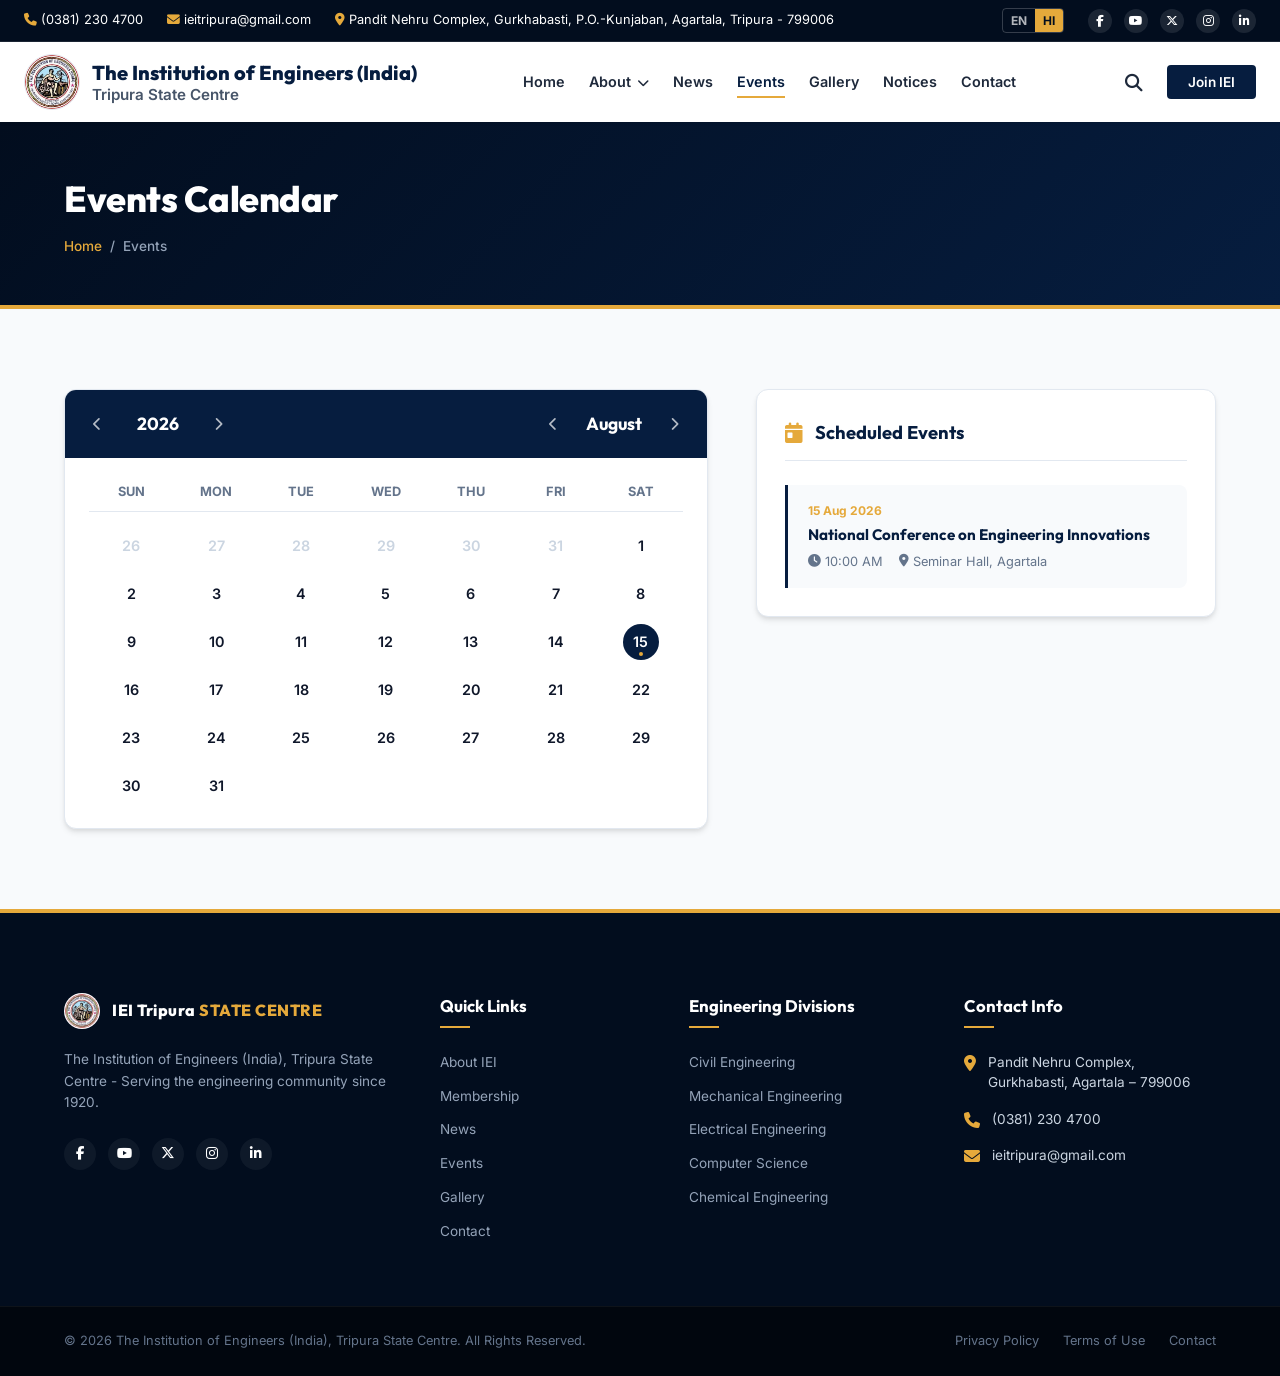
<file: events.html>
<!DOCTYPE html>
<html lang="en">
<head>
  <meta charset="UTF-8">
  <meta name="viewport" content="width=device-width, initial-scale=1.0">
  <meta name="description" content="Events Calendar and scheduling - The Institution of Engineers (India), Tripura State Centre.">
  <title>Events - The Institution of Engineers (India)</title>
  
  <!-- Google Fonts: Inter for UI/Body, Outfit for Headings, Playfair Display for branding -->
  <link rel="preconnect" href="https://fonts.googleapis.com">
  <link rel="preconnect" href="https://fonts.gstatic.com" crossorigin>
  <link href="https://fonts.googleapis.com/css2?family=Inter:wght@300;400;500;600;700&family=Outfit:wght@400;500;600;700;800&family=UnifrakturMaguntia&family=Pirata+One&display=swap" rel="stylesheet">
  
  <!-- Font Awesome 6.4.0 CDN for modern icons -->
  <link rel="stylesheet" href="https://cdnjs.cloudflare.com/ajax/libs/font-awesome/6.4.0/css/all.min.css">
  
  <!-- Custom CSS -->
  <link rel="stylesheet" href="index.css">
</head>
<body>

  <!-- Top Utility Bar -->
  <div class="top-bar">
    <div class="top-bar-container">
      <div class="top-bar-left">
        <a href="tel:03812304700" class="contact-link"><i class="fa-solid fa-phone"></i> <span>(0381) 230 4700</span></a>
        <a href="mailto:ieitripura@gmail.com" class="contact-link"><i class="fa-solid fa-envelope"></i> <span>ieitripura@gmail.com</span></a>
        <span class="contact-text"><i class="fa-solid fa-location-dot"></i> <span>Pandit Nehru Complex, Gurkhabasti, P.O.-Kunjaban, Agartala, Tripura - 799006</span></span>
      </div>
      <div class="top-bar-right">
        <div class="lang-selector">
          <button class="lang-btn" data-lang="en">EN</button>
          <button class="lang-btn active" data-lang="hi">HI</button>
        </div>
        <div class="social-icons">
          <a href="#" aria-label="Facebook"><i class="fa-brands fa-facebook-f"></i></a>
          <a href="#" aria-label="YouTube"><i class="fa-brands fa-youtube"></i></a>
          <a href="#" aria-label="Twitter"><i class="fa-brands fa-x-twitter"></i></a>
          <a href="#" aria-label="Instagram"><i class="fa-brands fa-instagram"></i></a>
          <a href="#" aria-label="LinkedIn"><i class="fa-brands fa-linkedin-in"></i></a>
        </div>
      </div>
    </div>
  </div>

  <!-- Header -->
  <header class="main-header">
    <div class="header-container">
      <!-- Left side: Brand Logo -->
      <div class="header-left">
        <a href="index.html" class="logo-wrapper">
          <img src="assets/logo.jpg" alt="IEI Logo" class="iei-logo-img">
          <div class="brand-text">
            <h1 class="brand-title">The Institution of Engineers (India)</h1>
            <h2 class="brand-subtitle">Tripura State Centre</h2>
          </div>
        </a>
      </div>

      <!-- Center: Navigation Menu -->
      <nav class="header-center">
        <ul class="nav-menu">
          <li><a href="index.html" class="nav-link">Home</a></li>
          <li class="dropdown">
            <a href="about.html" class="nav-link">About <i class="fa-solid fa-chevron-down"></i></a>
            <ul class="dropdown-menu">
              <li><a href="about.html">About IEI</a></li>
              <li><a href="about.html">Tripura State Centre</a></li>
              <li><a href="about.html#committee">Committee Members</a></li>
              <li><a href="about.html">Past Chairmen & Secretaries</a></li>
            </ul>
          </li>
          <li><a href="news.html" class="nav-link">News</a></li>
          <li><a href="events.html" class="nav-link active">Events</a></li>
          <li><a href="gallery.html" class="nav-link">Gallery</a></li>
          <li><a href="news.html" class="nav-link">Notices</a></li>
          <li><a href="#footer" class="nav-link">Contact</a></li>
        </ul>
      </nav>

      <!-- Right side: Actions -->
      <div class="header-right">
        <button class="search-btn" aria-label="Search site" id="searchBtn">
          <i class="fa-solid fa-magnifying-glass"></i>
        </button>
        <button id="openLoginBtn" class="btn btn-primary btn-join">
          <span>Join IEI</span>
        </button>
      </div>
    </div>
  </header>

  <!-- Styled Page Title Header -->
  <section class="page-title-banner">
    <div class="container">
      <h2 class="page-banner-title">Events Calendar</h2>
      <div class="page-banner-breadcrumbs"><a href="index.html">Home</a> &nbsp;/&nbsp; <span>Events</span></div>
    </div>
  </section>

  <!-- Events Calendar and Directory Section -->
  <section class="sub-page-content" style="background-color: var(--light-bg);">
    <div class="container">
      <div class="calendar-layout-grid">
        
        <!-- Left: Calendar Widget -->
        <div class="calendar-widget-wrapper">
          <div class="calendar-widget-header">
            <div class="calendar-header-group">
              <button class="cal-control-btn" id="prevYear" aria-label="Previous year"><i class="fa-solid fa-chevron-left"></i></button>
              <span class="cal-header-label" id="currentYear">2026</span>
              <button class="cal-control-btn" id="nextYear" aria-label="Next year"><i class="fa-solid fa-chevron-right"></i></button>
            </div>
            <div class="calendar-header-group">
              <button class="cal-control-btn" id="prevMonth" aria-label="Previous month"><i class="fa-solid fa-chevron-left"></i></button>
              <span class="cal-header-label" id="currentMonth">August</span>
              <button class="cal-control-btn" id="nextMonth" aria-label="Next month"><i class="fa-solid fa-chevron-right"></i></button>
            </div>
          </div>

          <div class="calendar-grid-container">
            <div class="calendar-weekdays">
              <span>Sun</span><span>Mon</span><span>Tue</span><span>Wed</span><span>Thu</span><span>Fri</span><span>Sat</span>
            </div>
            <div class="calendar-days-grid" id="calendarDays">
              <!-- Dynamically populated by index.js -->
            </div>
          </div>
        </div>

        <!-- Right: Upcoming Events Panel -->
        <div class="upcoming-events-panel">
          <div class="panel-header">
            <i class="fa-solid fa-calendar-day"></i>
            <h4 class="panel-title">Scheduled Events</h4>
          </div>
          <div class="events-list-container" id="eventsList">
            <!-- Dynamically populated from localStorage via index.js -->
          </div>
        </div>

      </div>
    </div>
  </section>

  <!-- Footer -->
  <footer class="main-footer" id="footer">
    <div class="container footer-grid-container">
      <!-- Col 1: Bio -->
      <div class="footer-column footer-bio-col">
        <div class="footer-logo-row">
          <img src="assets/logo.jpg" alt="IEI Logo" class="iei-logo-img">
          <span class="footer-brand-title">IEI Tripura <span class="accent-text">STATE CENTRE</span></span>
        </div>
        <p class="footer-bio-text">
          The Institution of Engineers (India), Tripura State Centre - Serving the engineering community since 1920.
        </p>
        <div class="footer-social-row">
          <a href="#" aria-label="Facebook"><i class="fa-brands fa-facebook-f"></i></a>
          <a href="#" aria-label="YouTube"><i class="fa-brands fa-youtube"></i></a>
          <a href="#" aria-label="Twitter"><i class="fa-brands fa-x-twitter"></i></a>
          <a href="#" aria-label="Instagram"><i class="fa-brands fa-instagram"></i></a>
          <a href="#" aria-label="LinkedIn"><i class="fa-brands fa-linkedin-in"></i></a>
        </div>
      </div>

      <!-- Col 2: Quick Links -->
      <div class="footer-column">
        <h4 class="footer-col-title">Quick Links</h4>
        <ul class="footer-links-list">
          <li><a href="about.html">About IEI</a></li>
          <li><a href="about.html#committee">Membership</a></li>
          <li><a href="news.html">News</a></li>
          <li><a href="events.html">Events</a></li>
          <li><a href="gallery.html">Gallery</a></li>
          <li><a href="#footer">Contact</a></li>
        </ul>
      </div>

      <!-- Col 3: Divisions -->
      <div class="footer-column">
        <h4 class="footer-col-title">Engineering Divisions</h4>
        <ul class="footer-links-list">
          <li><a href="#">Civil Engineering</a></li>
          <li><a href="#">Mechanical Engineering</a></li>
          <li><a href="#">Electrical Engineering</a></li>
          <li><a href="#">Computer Science</a></li>
          <li><a href="#">Chemical Engineering</a></li>
        </ul>
      </div>

      <!-- Col 4: Contact -->
      <div class="footer-column">
        <h4 class="footer-col-title">Contact Info</h4>
        <ul class="footer-contact-details">
          <li>
            <i class="fa-solid fa-location-dot"></i>
            <span>Pandit Nehru Complex, Gurkhabasti, Agartala – 799006</span>
          </li>
          <li>
            <i class="fa-solid fa-phone"></i>
            <a href="tel:03812304700">(0381) 230 4700</a>
          </li>
          <li>
            <i class="fa-solid fa-envelope"></i>
            <a href="mailto:ieitripura@gmail.com">ieitripura@gmail.com</a>
          </li>
        </ul>
      </div>
    </div>

    <!-- Bottom Copyright -->
    <div class="footer-bottom-bar">
      <div class="container footer-bottom-container">
        <span>&copy; 2026 The Institution of Engineers (India), Tripura State Centre. All Rights Reserved.</span>
        <div class="footer-bottom-links">
          <a href="#">Privacy Policy</a>
          <a href="#">Terms of Use</a>
          <a href="#">Contact</a>
        </div>
      </div>
    </div>
  </footer>

  <!-- Login Modal Overlay (Portal Secure Sign In) -->
  <div id="loginModal" class="modal-overlay">
    <div class="modal-card">
      <div class="modal-header">
        <div class="modal-header-logo">
          <i class="fa-solid fa-shield-halved"></i>
          <span>IEI Secure Sign In</span>
        </div>
        <button id="closeLoginBtn" class="close-btn" aria-label="Close modal"><i class="fa-solid fa-xmark"></i></button>
      </div>
      <div class="modal-body">
        <h3 class="modal-title">Sign in to IEI Portal</h3>
        <p class="modal-subtitle">Choose your member role and enter credentials.</p>
        <form id="loginForm" novalidate>
          <div class="role-selector">
            <label class="role-option">
              <input type="radio" name="role" value="student_member" required>
              <div class="role-box">
                <i class="fa-solid fa-graduation-cap"></i>
                <span>Student</span>
              </div>
            </label>
            <label class="role-option">
              <input type="radio" name="role" value="corporate_member">
              <div class="role-box">
                <i class="fa-solid fa-user-tie"></i>
                <span>Corporate</span>
              </div>
            </label>
            <label class="role-option">
              <input type="radio" name="role" value="officer">
              <div class="role-box">
                <i class="fa-solid fa-building-columns"></i>
                <span>Officer</span>
              </div>
            </label>
            <label class="role-option">
              <input type="radio" name="role" value="admin">
              <div class="role-box">
                <i class="fa-solid fa-user-gear"></i>
                <span>Admin</span>
              </div>
            </label>
          </div>

          <div class="input-group">
            <label for="username">Username / Member ID</label>
            <div class="input-wrapper">
              <i class="fa-solid fa-user input-icon"></i>
              <input type="text" id="username" autocomplete="off" placeholder="Enter Member ID or Username" required>
              <i class="fa-solid fa-circle-check status-icon success"></i>
              <i class="fa-solid fa-circle-exclamation status-icon error"></i>
            </div>
            <div class="validation-checklist" id="usernameChecklist">
              <div class="checklist-title">Username requirements:</div>
              <div class="check-item" data-rule="length"><i class="fa-solid fa-circle-xmark"></i> 8-15 characters</div>
              <div class="check-item" data-rule="uppercase"><i class="fa-solid fa-circle-xmark"></i> At least 1 UPPERCASE letter</div>
              <div class="check-item" data-rule="special"><i class="fa-solid fa-circle-xmark"></i> At least 1 special character</div>
              <div class="check-item" data-rule="nospaces"><i class="fa-solid fa-circle-xmark"></i> No spaces</div>
            </div>
          </div>

          <div class="input-group">
            <label for="password">Password</label>
            <div class="input-wrapper">
              <i class="fa-solid fa-lock input-icon"></i>
              <input type="password" id="password" placeholder="Enter password" required>
              <button type="button" id="togglePasswordBtn" class="toggle-password-btn" aria-label="Toggle password visibility">
                <i class="fa-solid fa-eye"></i>
              </button>
              <i class="fa-solid fa-circle-check status-icon success"></i>
              <i class="fa-solid fa-circle-exclamation status-icon error"></i>
            </div>
            <div class="validation-checklist" id="passwordChecklist">
              <div class="checklist-title">Password requirements:</div>
              <div class="check-item" data-rule="length"><i class="fa-solid fa-circle-xmark"></i> 8-15 characters</div>
              <div class="check-item" data-rule="uppercase"><i class="fa-solid fa-circle-xmark"></i> At least 1 UPPERCASE letter</div>
              <div class="check-item" data-rule="lowercase"><i class="fa-solid fa-circle-xmark"></i> At least 1 lowercase letter</div>
              <div class="check-item" data-rule="number"><i class="fa-solid fa-circle-xmark"></i> At least 1 digit (0-9)</div>
              <div class="check-item" data-rule="special"><i class="fa-solid fa-circle-xmark"></i> At least 1 special character</div>
              <div class="check-item" data-rule="nospaces"><i class="fa-solid fa-circle-xmark"></i> No spaces</div>
            </div>
          </div>

          <div class="input-group">
            <label for="captchaInput">Security Verification</label>
            <div class="captcha-container">
              <div class="captcha-box" id="captchaBox">A58bY</div>
              <button type="button" class="btn-refresh" id="refreshCaptchaBtn" title="Refresh Captcha">
                <i class="fa-solid fa-rotate"></i>
              </button>
              <input type="text" id="captchaInput" placeholder="Enter CAPTCHA" autocomplete="off" required>
            </div>
            <span class="error-msg" id="captchaError">Incorrect CAPTCHA, please try again.</span>
          </div>

          <button type="submit" id="submitBtn" class="btn btn-primary btn-submit" disabled>
            <span>Sign In</span>
            <i class="fa-solid fa-arrow-right"></i>
          </button>

          <div class="form-footer-links">
            <a href="#" class="forgot-pass-link">Forgot Password?</a>
            <span>Need Help? <a href="#">Contact Support</a></span>
          </div>
        </form>
      </div>
    </div>
  </div>

  <!-- Custom JS -->
  <script src="index.js"></script>
</body>
</html>
</file>
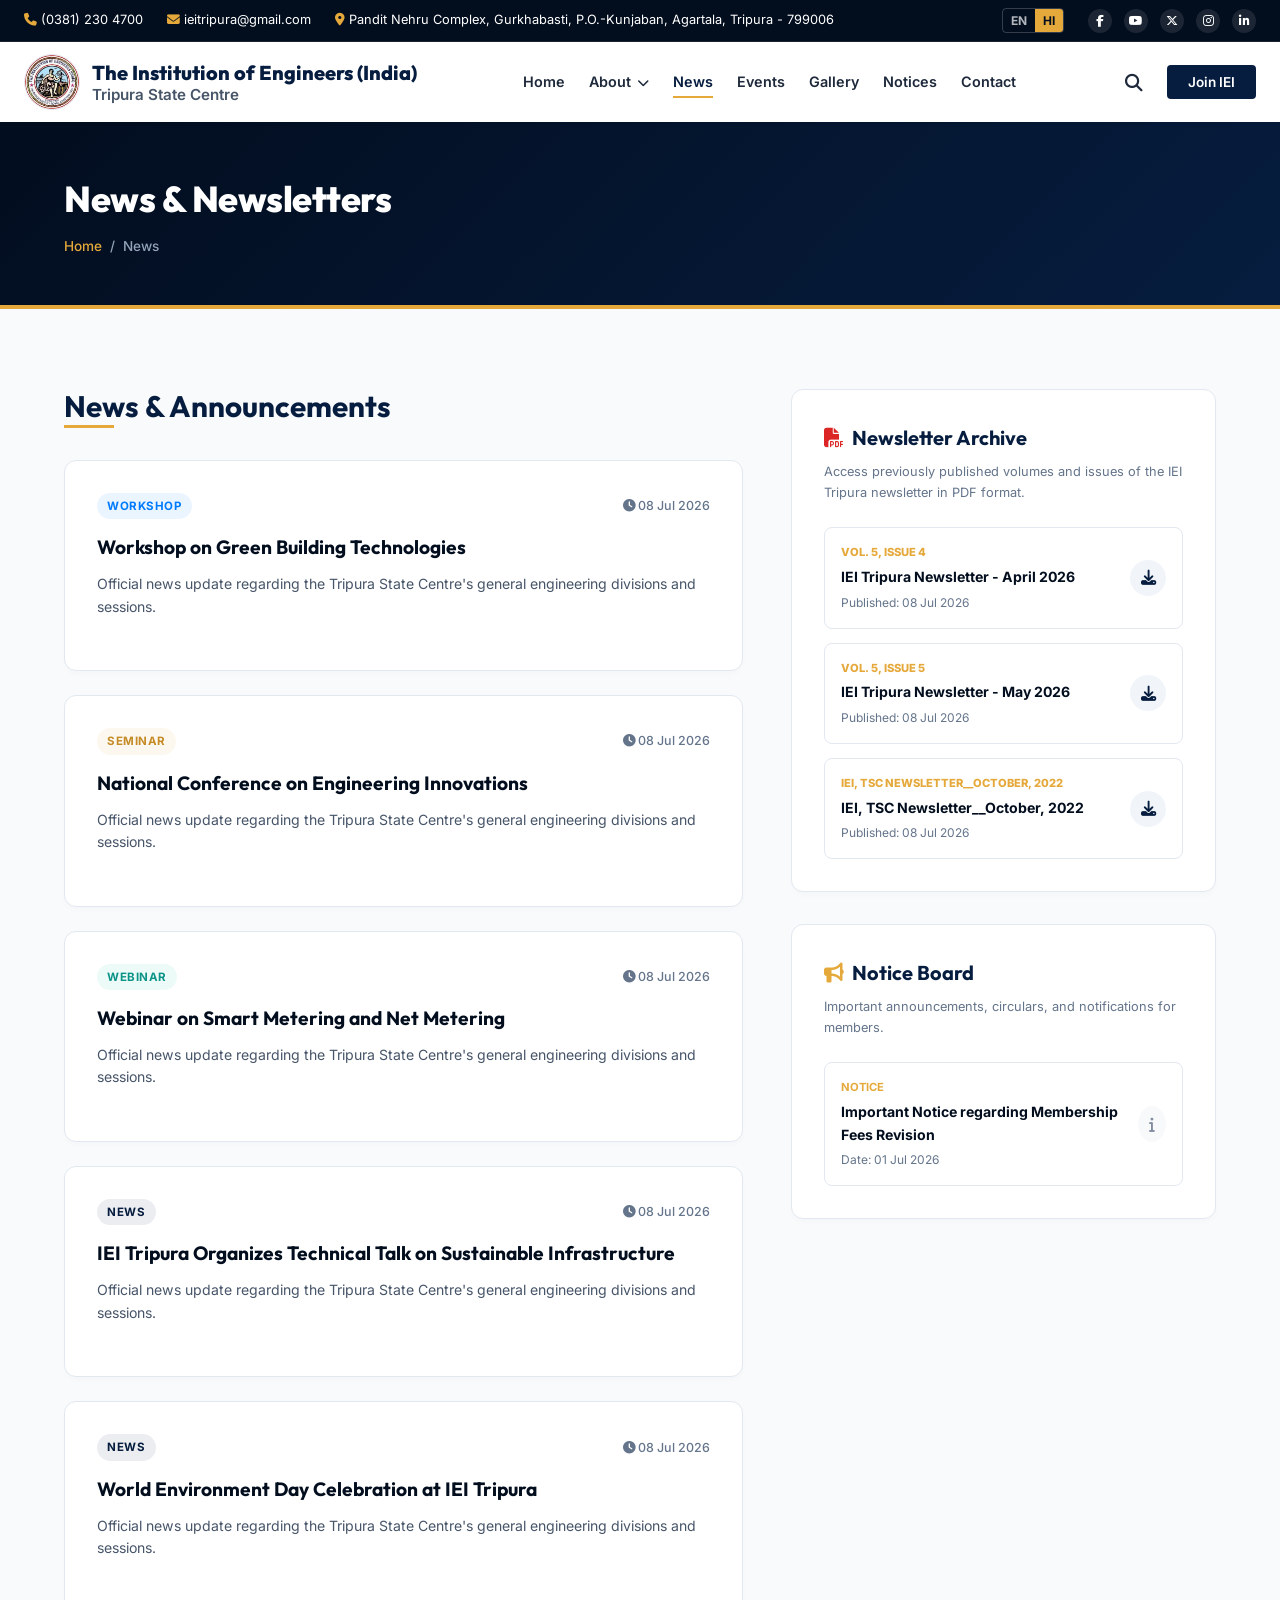
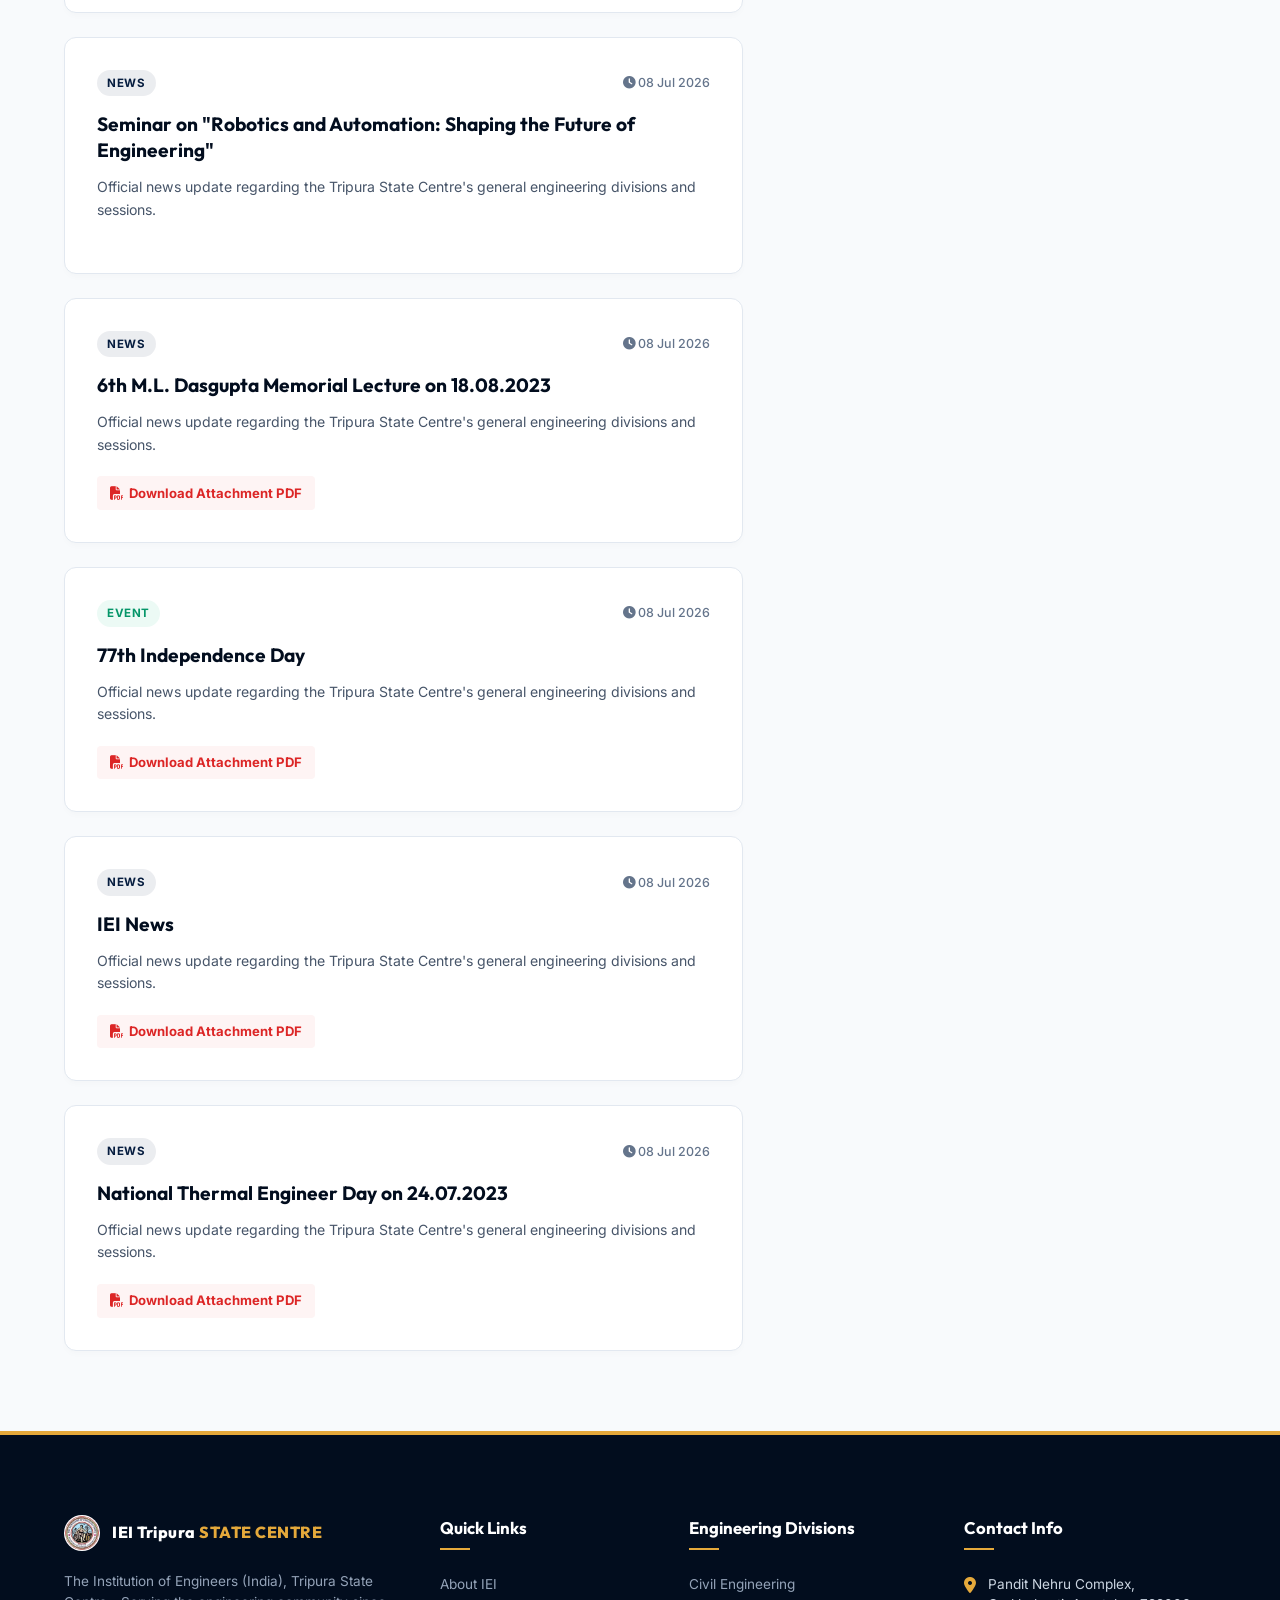
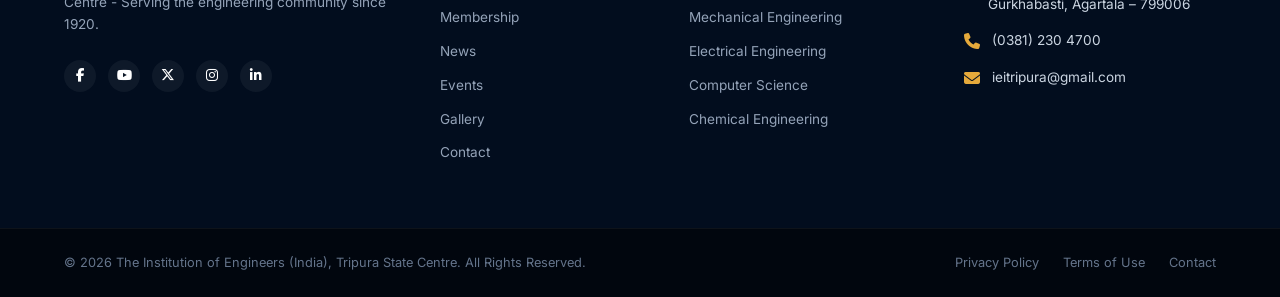
<file: news.html>
<!DOCTYPE html>
<html lang="en">
<head>
  <meta charset="UTF-8">
  <meta name="viewport" content="width=device-width, initial-scale=1.0">
  <meta name="description" content="News & newsletters - The Institution of Engineers (India), Tripura State Centre.">
  <title>News & Newsletters - The Institution of Engineers (India)</title>
  
  <!-- Google Fonts: Inter for UI/Body, Outfit for Headings, Playfair Display for branding -->
  <link rel="preconnect" href="https://fonts.googleapis.com">
  <link rel="preconnect" href="https://fonts.gstatic.com" crossorigin>
  <link href="https://fonts.googleapis.com/css2?family=Inter:wght@300;400;500;600;700&family=Outfit:wght@400;500;600;700;800&family=UnifrakturMaguntia&family=Pirata+One&display=swap" rel="stylesheet">
  
  <!-- Font Awesome 6.4.0 CDN for modern icons -->
  <link rel="stylesheet" href="https://cdnjs.cloudflare.com/ajax/libs/font-awesome/6.4.0/css/all.min.css">
  
  <!-- Custom CSS -->
  <link rel="stylesheet" href="index.css">
</head>
<body>

  <!-- Top Utility Bar -->
  <div class="top-bar">
    <div class="top-bar-container">
      <div class="top-bar-left">
        <a href="tel:03812304700" class="contact-link"><i class="fa-solid fa-phone"></i> <span>(0381) 230 4700</span></a>
        <a href="mailto:ieitripura@gmail.com" class="contact-link"><i class="fa-solid fa-envelope"></i> <span>ieitripura@gmail.com</span></a>
        <span class="contact-text"><i class="fa-solid fa-location-dot"></i> <span>Pandit Nehru Complex, Gurkhabasti, P.O.-Kunjaban, Agartala, Tripura - 799006</span></span>
      </div>
      <div class="top-bar-right">
        <div class="lang-selector">
          <button class="lang-btn" data-lang="en">EN</button>
          <button class="lang-btn active" data-lang="hi">HI</button>
        </div>
        <div class="social-icons">
          <a href="#" aria-label="Facebook"><i class="fa-brands fa-facebook-f"></i></a>
          <a href="#" aria-label="YouTube"><i class="fa-brands fa-youtube"></i></a>
          <a href="#" aria-label="Twitter"><i class="fa-brands fa-x-twitter"></i></a>
          <a href="#" aria-label="Instagram"><i class="fa-brands fa-instagram"></i></a>
          <a href="#" aria-label="LinkedIn"><i class="fa-brands fa-linkedin-in"></i></a>
        </div>
      </div>
    </div>
  </div>

  <!-- Header -->
  <header class="main-header">
    <div class="header-container">
      <!-- Left side: Brand Logo -->
      <div class="header-left">
        <a href="index.html" class="logo-wrapper">
          <img src="assets/logo.jpg" alt="IEI Logo" class="iei-logo-img">
          <div class="brand-text">
            <h1 class="brand-title">The Institution of Engineers (India)</h1>
            <h2 class="brand-subtitle">Tripura State Centre</h2>
          </div>
        </a>
      </div>

      <!-- Center: Navigation Menu -->
      <nav class="header-center">
        <ul class="nav-menu">
          <li><a href="index.html" class="nav-link">Home</a></li>
          <li class="dropdown">
            <a href="about.html" class="nav-link">About <i class="fa-solid fa-chevron-down"></i></a>
            <ul class="dropdown-menu">
              <li><a href="about.html">About IEI</a></li>
              <li><a href="about.html">Tripura State Centre</a></li>
              <li><a href="about.html#committee">Committee Members</a></li>
              <li><a href="about.html">Past Chairmen & Secretaries</a></li>
            </ul>
          </li>
          <li><a href="news.html" class="nav-link active">News</a></li>
          <li><a href="events.html" class="nav-link">Events</a></li>
          <li><a href="gallery.html" class="nav-link">Gallery</a></li>
          <li><a href="news.html" class="nav-link">Notices</a></li>
          <li><a href="#footer" class="nav-link">Contact</a></li>
        </ul>
      </nav>

      <!-- Right side: Actions -->
      <div class="header-right">
        <button class="search-btn" aria-label="Search site" id="searchBtn">
          <i class="fa-solid fa-magnifying-glass"></i>
        </button>
        <button id="openLoginBtn" class="btn btn-primary btn-join">
          <span>Join IEI</span>
        </button>
      </div>
    </div>
  </header>

  <!-- Styled Page Title Header -->
  <section class="page-title-banner">
    <div class="container">
      <h2 class="page-banner-title">News & Newsletters</h2>
      <div class="page-banner-breadcrumbs"><a href="index.html">Home</a> &nbsp;/&nbsp; <span>News</span></div>
    </div>
  </section>

  <!-- Main News Content Grid -->
  <section class="sub-page-content">
    <div class="container">
      <div class="news-page-grid-layout">
        
        <!-- Left: News listings list -->
        <div class="news-list-panel">
          <h3 class="about-section-heading">News & Announcements</h3>
          <div class="section-divider"></div>
          
          <div class="news-cards-container" id="homeNewsCardsContainer">
            <!-- Dynamically populated from localStorage via index.js -->
          </div>
        </div>

        <!-- Right: Newsletter download list & Notices Board -->
        <div class="newsletters-archive-panel">
          <div class="archive-card">
            <h4 class="archive-card-title"><i class="fa-solid fa-file-pdf"></i> Newsletter Archive</h4>
            <p style="font-size:0.8rem; color:var(--muted); margin-bottom:1.5rem;">Access previously published volumes and issues of the IEI Tripura newsletter in PDF format.</p>
            <div class="newsletters-archive-list" id="homeNewslettersArchiveList">
              <!-- Dynamically populated from localStorage via index.js -->
            </div>
          </div>
          
          <div class="archive-card" style="margin-top: 2rem;">
            <h4 class="archive-card-title"><i class="fa-solid fa-bullhorn" style="color: var(--accent);"></i> Notice Board</h4>
            <p style="font-size:0.8rem; color:var(--muted); margin-bottom:1.5rem;">Important announcements, circulars, and notifications for members.</p>
            <div class="newsletters-archive-list" id="homeNoticesBoardList">
              <!-- Dynamically populated from localStorage via index.js -->
            </div>
          </div>
        </div>

      </div>
    </div>
  </section>

  <!-- Footer -->
  <footer class="main-footer" id="footer">
    <div class="container footer-grid-container">
      <!-- Col 1: Bio -->
      <div class="footer-column footer-bio-col">
        <div class="footer-logo-row">
          <img src="assets/logo.jpg" alt="IEI Logo" class="iei-logo-img">
          <span class="footer-brand-title">IEI Tripura <span class="accent-text">STATE CENTRE</span></span>
        </div>
        <p class="footer-bio-text">
          The Institution of Engineers (India), Tripura State Centre - Serving the engineering community since 1920.
        </p>
        <div class="footer-social-row">
          <a href="#" aria-label="Facebook"><i class="fa-brands fa-facebook-f"></i></a>
          <a href="#" aria-label="YouTube"><i class="fa-brands fa-youtube"></i></a>
          <a href="#" aria-label="Twitter"><i class="fa-brands fa-x-twitter"></i></a>
          <a href="#" aria-label="Instagram"><i class="fa-brands fa-instagram"></i></a>
          <a href="#" aria-label="LinkedIn"><i class="fa-brands fa-linkedin-in"></i></a>
        </div>
      </div>

      <!-- Col 2: Quick Links -->
      <div class="footer-column">
        <h4 class="footer-col-title">Quick Links</h4>
        <ul class="footer-links-list">
          <li><a href="about.html">About IEI</a></li>
          <li><a href="about.html#committee">Membership</a></li>
          <li><a href="news.html">News</a></li>
          <li><a href="events.html">Events</a></li>
          <li><a href="gallery.html">Gallery</a></li>
          <li><a href="#footer">Contact</a></li>
        </ul>
      </div>

      <!-- Col 3: Divisions -->
      <div class="footer-column">
        <h4 class="footer-col-title">Engineering Divisions</h4>
        <ul class="footer-links-list">
          <li><a href="#">Civil Engineering</a></li>
          <li><a href="#">Mechanical Engineering</a></li>
          <li><a href="#">Electrical Engineering</a></li>
          <li><a href="#">Computer Science</a></li>
          <li><a href="#">Chemical Engineering</a></li>
        </ul>
      </div>

      <!-- Col 4: Contact -->
      <div class="footer-column">
        <h4 class="footer-col-title">Contact Info</h4>
        <ul class="footer-contact-details">
          <li>
            <i class="fa-solid fa-location-dot"></i>
            <span>Pandit Nehru Complex, Gurkhabasti, Agartala – 799006</span>
          </li>
          <li>
            <i class="fa-solid fa-phone"></i>
            <a href="tel:03812304700">(0381) 230 4700</a>
          </li>
          <li>
            <i class="fa-solid fa-envelope"></i>
            <a href="mailto:ieitripura@gmail.com">ieitripura@gmail.com</a>
          </li>
        </ul>
      </div>
    </div>

    <!-- Bottom Copyright -->
    <div class="footer-bottom-bar">
      <div class="container footer-bottom-container">
        <span>&copy; 2026 The Institution of Engineers (India), Tripura State Centre. All Rights Reserved.</span>
        <div class="footer-bottom-links">
          <a href="#">Privacy Policy</a>
          <a href="#">Terms of Use</a>
          <a href="#">Contact</a>
        </div>
      </div>
    </div>
  </footer>

  <!-- Login Modal Overlay (Portal Secure Sign In) -->
  <div id="loginModal" class="modal-overlay">
    <div class="modal-card">
      <div class="modal-header">
        <div class="modal-header-logo">
          <i class="fa-solid fa-shield-halved"></i>
          <span>IEI Secure Sign In</span>
        </div>
        <button id="closeLoginBtn" class="close-btn" aria-label="Close modal"><i class="fa-solid fa-xmark"></i></button>
      </div>
      <div class="modal-body">
        <h3 class="modal-title">Sign in to IEI Portal</h3>
        <p class="modal-subtitle">Choose your member role and enter credentials.</p>
        <form id="loginForm" novalidate>
          <div class="role-selector">
            <label class="role-option">
              <input type="radio" name="role" value="student_member" required>
              <div class="role-box">
                <i class="fa-solid fa-graduation-cap"></i>
                <span>Student</span>
              </div>
            </label>
            <label class="role-option">
              <input type="radio" name="role" value="corporate_member">
              <div class="role-box">
                <i class="fa-solid fa-user-tie"></i>
                <span>Corporate</span>
              </div>
            </label>
            <label class="role-option">
              <input type="radio" name="role" value="officer">
              <div class="role-box">
                <i class="fa-solid fa-building-columns"></i>
                <span>Officer</span>
              </div>
            </label>
            <label class="role-option">
              <input type="radio" name="role" value="admin">
              <div class="role-box">
                <i class="fa-solid fa-user-gear"></i>
                <span>Admin</span>
              </div>
            </label>
          </div>

          <div class="input-group">
            <label for="username">Username / Member ID</label>
            <div class="input-wrapper">
              <i class="fa-solid fa-user input-icon"></i>
              <input type="text" id="username" autocomplete="off" placeholder="Enter Member ID or Username" required>
              <i class="fa-solid fa-circle-check status-icon success"></i>
              <i class="fa-solid fa-circle-exclamation status-icon error"></i>
            </div>
            <div class="validation-checklist" id="usernameChecklist">
              <div class="checklist-title">Username requirements:</div>
              <div class="check-item" data-rule="length"><i class="fa-solid fa-circle-xmark"></i> 8-15 characters</div>
              <div class="check-item" data-rule="uppercase"><i class="fa-solid fa-circle-xmark"></i> At least 1 UPPERCASE letter</div>
              <div class="check-item" data-rule="special"><i class="fa-solid fa-circle-xmark"></i> At least 1 special character</div>
              <div class="check-item" data-rule="nospaces"><i class="fa-solid fa-circle-xmark"></i> No spaces</div>
            </div>
          </div>

          <div class="input-group">
            <label for="password">Password</label>
            <div class="input-wrapper">
              <i class="fa-solid fa-lock input-icon"></i>
              <input type="password" id="password" placeholder="Enter password" required>
              <button type="button" id="togglePasswordBtn" class="toggle-password-btn" aria-label="Toggle password visibility">
                <i class="fa-solid fa-eye"></i>
              </button>
              <i class="fa-solid fa-circle-check status-icon success"></i>
              <i class="fa-solid fa-circle-exclamation status-icon error"></i>
            </div>
            <div class="validation-checklist" id="passwordChecklist">
              <div class="checklist-title">Password requirements:</div>
              <div class="check-item" data-rule="length"><i class="fa-solid fa-circle-xmark"></i> 8-15 characters</div>
              <div class="check-item" data-rule="uppercase"><i class="fa-solid fa-circle-xmark"></i> At least 1 UPPERCASE letter</div>
              <div class="check-item" data-rule="lowercase"><i class="fa-solid fa-circle-xmark"></i> At least 1 lowercase letter</div>
              <div class="check-item" data-rule="number"><i class="fa-solid fa-circle-xmark"></i> At least 1 digit (0-9)</div>
              <div class="check-item" data-rule="special"><i class="fa-solid fa-circle-xmark"></i> At least 1 special character</div>
              <div class="check-item" data-rule="nospaces"><i class="fa-solid fa-circle-xmark"></i> No spaces</div>
            </div>
          </div>

          <div class="input-group">
            <label for="captchaInput">Security Verification</label>
            <div class="captcha-container">
              <div class="captcha-box" id="captchaBox">A58bY</div>
              <button type="button" class="btn-refresh" id="refreshCaptchaBtn" title="Refresh Captcha">
                <i class="fa-solid fa-rotate"></i>
              </button>
              <input type="text" id="captchaInput" placeholder="Enter CAPTCHA" autocomplete="off" required>
            </div>
            <span class="error-msg" id="captchaError">Incorrect CAPTCHA, please try again.</span>
          </div>

          <button type="submit" id="submitBtn" class="btn btn-primary btn-submit" disabled>
            <span>Sign In</span>
            <i class="fa-solid fa-arrow-right"></i>
          </button>

          <div class="form-footer-links">
            <a href="#" class="forgot-pass-link">Forgot Password?</a>
            <span>Need Help? <a href="#">Contact Support</a></span>
          </div>
        </form>
      </div>
    </div>
  </div>

  <!-- Custom JS -->
  <script src="index.js"></script>
</body>
</html>
</file>
<file: index.css>
/* CSS Reset and Design System */
:root {
  --primary: #061d3f;          /* Deep Corporate Navy Blue */
  --primary-light: #0d2b5c;    /* Light Navy */
  --primary-dark: #020d1e;     /* Very Dark Navy */
  --accent: #e5a93b;           /* Elegant Gold/Amber */
  --accent-hover: #c48b26;     /* Darker Gold */
  --success: #10b981;          /* Emerald Green */
  --error: #ef4444;            /* Coral Red */
  
  --dark: #0f172a;             /* Slate-900 */
  --dark-light: #1e293b;       /* Slate-800 */
  --muted: #64748b;            /* Slate-500 */
  --light-bg: #f8fafc;         /* Slate-50 */
  --white: #ffffff;
  --border: #e2e8f0;           /* Slate-200 */
  --border-focus: #cbd5e1;     /* Slate-300 */
  
  --font-sans: 'Inter', system-ui, -apple-system, sans-serif;
  --font-heading: 'Outfit', sans-serif;
  --font-title: 'Playfair Display', Georgia, serif;
  
  --radius-sm: 0.25rem;
  --radius-md: 0.5rem;
  --radius-lg: 0.75rem;
  --radius-xl: 1rem;
  --radius-2xl: 2rem;
  
  --shadow-sm: 0 1px 3px rgba(0,0,0,0.1);
  --shadow-md: 0 4px 6px -1px rgba(0,0,0,0.1), 0 2px 4px -1px rgba(0,0,0,0.06);
  --shadow-lg: 0 10px 25px -5px rgba(0,0,0,0.1), 0 8px 10px -6px rgba(0,0,0,0.05);
  --shadow-glow: 0 0 15px rgba(229, 169, 59, 0.4);
  
  --transition: all 0.3s cubic-bezier(0.4, 0, 0.2, 1);
}

* {
  box-sizing: border-box;
  margin: 0;
  padding: 0;
}

body {
  font-family: var(--font-sans);
  background-color: var(--light-bg);
  color: var(--dark);
  line-height: 1.6;
  overflow-x: hidden;
  -webkit-font-smoothing: antialiased;
}

a {
  text-decoration: none;
  color: inherit;
  transition: var(--transition);
}

button, input, select {
  font-family: inherit;
}

.container {
  width: 100%;
  max-width: 1200px;
  margin: 0 auto;
  padding: 0 1.5rem;
}

.grid-2 {
  display: grid;
  grid-template-columns: 1fr 1fr;
  gap: 3rem;
  align-items: center;
}

.text-center {
  text-align: center;
}

/* Common UI Elements & Buttons */
.btn {
  display: inline-flex;
  align-items: center;
  justify-content: center;
  gap: 0.5rem;
  font-weight: 600;
  font-size: 0.95rem;
  padding: 0.65rem 1.5rem;
  border-radius: var(--radius-md);
  border: 1px solid transparent;
  cursor: pointer;
  transition: var(--transition);
}

.btn-primary {
  background-color: var(--primary);
  color: var(--white);
}

.btn-primary:hover {
  background-color: var(--primary-light);
  transform: translateY(-2px);
  box-shadow: 0 6px 15px rgba(6, 29, 63, 0.15);
}

.btn-gold {
  background-color: var(--accent);
  color: var(--primary-dark);
}

.btn-gold:hover {
  background-color: var(--accent-hover);
  color: var(--primary-dark);
  transform: translateY(-2px);
  box-shadow: var(--shadow-glow);
}

.btn-outline-white {
  background-color: transparent;
  color: var(--white);
  border: 1.5px solid var(--white);
}

.btn-outline-white:hover {
  background-color: var(--white);
  color: var(--primary);
  transform: translateY(-2px);
}

.btn:disabled {
  background-color: #cbd5e1;
  color: #94a3b8;
  border-color: #e2e8f0;
  cursor: not-allowed;
  transform: none !important;
  box-shadow: none !important;
}

/* Top Utility Bar */
.top-bar {
  background-color: var(--primary-dark);
  color: var(--white);
  padding: 0.5rem 0;
  font-size: 0.8rem;
  border-bottom: 1px solid rgba(255, 255, 255, 0.1);
}

.top-bar-container {
  display: flex;
  justify-content: space-between;
  align-items: center;
  max-width: 1300px;
  margin: 0 auto;
  padding: 0 1.5rem;
}

.top-bar-left {
  display: flex;
  align-items: center;
  gap: 1.5rem;
}

.top-bar-left i {
  color: var(--accent);
}

.contact-link:hover {
  color: var(--accent);
}

.top-bar-right {
  display: flex;
  align-items: center;
  gap: 1.5rem;
}

.lang-selector {
  display: flex;
  align-items: center;
  border: 1px solid rgba(255, 255, 255, 0.2);
  border-radius: var(--radius-sm);
  overflow: hidden;
}

.lang-btn {
  background: none;
  border: none;
  color: rgba(255, 255, 255, 0.7);
  padding: 0.25rem 0.5rem;
  font-size: 0.75rem;
  font-weight: 700;
  cursor: pointer;
  transition: var(--transition);
}

.lang-btn:hover {
  color: var(--white);
}

.lang-btn.active {
  background-color: var(--accent);
  color: var(--primary-dark);
}

.social-icons {
  display: flex;
  align-items: center;
  gap: 0.75rem;
}

.social-icons a {
  display: flex;
  align-items: center;
  justify-content: center;
  width: 24px;
  height: 24px;
  border-radius: 50%;
  background-color: rgba(255, 255, 255, 0.1);
  color: var(--white);
  transition: var(--transition);
  font-size: 0.75rem;
}

.social-icons a:hover {
  background-color: var(--accent);
  color: var(--primary-dark);
  transform: translateY(-2px);
}

/* Header & Main Navigation */
.main-header {
  background-color: var(--white);
  box-shadow: var(--shadow-sm);
  position: sticky;
  top: 0;
  z-index: 100;
  padding: 0.75rem 0;
}

.header-container {
  display: flex;
  justify-content: space-between;
  align-items: center;
  max-width: 1300px;
  margin: 0 auto;
  padding: 0 1.5rem;
}

.logo-wrapper {
  display: flex;
  align-items: center;
  gap: 0.75rem;
}

.iei-logo-svg, .iei-logo-img {
  flex-shrink: 0;
}

.iei-logo-img {
  width: 56px;
  height: 56px;
  object-fit: contain;
  border-radius: 50%;
  border: 1.5px solid var(--border);
  background-color: var(--white);
}

.footer-logo-row .iei-logo-img {
  width: 36px;
  height: 36px;
  border: 1px solid rgba(255, 255, 255, 0.2);
}

.brand-text {
  display: flex;
  flex-direction: column;
}

.brand-title {
  font-family: var(--font-heading);
  font-weight: 800;
  color: var(--primary);
  line-height: 1.25;
  font-size: 1.25rem; /* Slightly larger size as requested */
}

.brand-subtitle {
  font-family: var(--font-sans);
  font-size: 0.95rem; /* Larger font size as requested */
  font-weight: 600;   /* Sligthly bolder for better legibility */
  color: #475569;     /* Slightly darker grey for better contrast */
  line-height: 1.25;
}

/* Navigation Menu */
.nav-menu {
  display: flex;
  align-items: center;
  list-style: none;
  gap: 1.5rem;
}

.nav-link {
  font-size: 0.9rem;
  font-weight: 600;
  color: var(--dark-light);
  padding: 0.5rem 0;
  position: relative;
}

.nav-link:hover, .nav-link.active {
  color: var(--primary);
}

.nav-link::after {
  content: '';
  position: absolute;
  bottom: 0;
  left: 0;
  width: 0;
  height: 2px;
  background-color: var(--accent);
  transition: var(--transition);
}

.nav-link:hover::after, .nav-link.active::after {
  width: 100%;
}

/* Dropdown styling */
.dropdown {
  position: relative;
}

.dropdown-menu {
  position: absolute;
  top: 100%;
  left: 50%;
  transform: translateX(-50%) translateY(15px);
  background-color: var(--white);
  border: 1px solid var(--border);
  box-shadow: var(--shadow-lg);
  border-radius: var(--radius-md);
  list-style: none;
  width: 220px;
  opacity: 0;
  visibility: hidden;
  transition: var(--transition);
  padding: 0.5rem 0;
  z-index: 200;
}

.dropdown-menu li a {
  display: block;
  padding: 0.6rem 1.2rem;
  font-size: 0.85rem;
  font-weight: 500;
  color: var(--dark-light);
}

.dropdown-menu li a:hover {
  background-color: var(--light-bg);
  color: var(--primary);
  padding-left: 1.5rem;
}

.dropdown:hover .dropdown-menu {
  opacity: 1;
  visibility: visible;
  transform: translateX(-50%) translateY(5px);
}

.nav-link i {
  font-size: 0.75rem;
  margin-left: 2px;
  transition: var(--transition);
}

.dropdown:hover .nav-link i {
  transform: rotate(180deg);
}

/* Header Right Actions */
.header-right {
  display: flex;
  align-items: center;
  gap: 1.25rem;
}

.search-btn {
  background: none;
  border: none;
  color: var(--dark-light);
  font-size: 1.1rem;
  cursor: pointer;
  transition: var(--transition);
  padding: 0.25rem;
}

.search-btn:hover {
  color: var(--primary);
  transform: scale(1.1);
}

.btn-join {
  font-size: 0.85rem;
  padding: 0.5rem 1.25rem;
  border-radius: 4px;
}

/* Large Serif Branding Banner */
.branding-banner-section {
  background-color: var(--white);
  padding: 2.5rem 0 1.5rem 0;
  text-align: center;
}

.banner-text-container {
  display: flex;
  flex-direction: column;
  align-items: center;
}

.banner-title-large {
  font-family: "Old English Text MT", "Cloister Black", "UnifrakturMaguntia", "Pirata One", Georgia, serif;
  font-size: clamp(2.2rem, 6vw, 4.5rem);
  font-weight: 400; /* Old English/gothic fonts should not use bold weight as it distorts their strokes */
  color: #00388d;   /* The classic deep royal blue from the screenshot */
  letter-spacing: 0px;
  line-height: 1.15;
  text-align: center;
}

.banner-subtitle-large {
  font-family: Georgia, "Times New Roman", serif;
  font-size: clamp(1.2rem, 2.5vw, 1.55rem); /* Increased size for visual balance */
  font-weight: 700;
  color: #007bff;   /* Bright blue subtitle from the screenshot */
  letter-spacing: 0.5px;
  text-transform: none; /* Matches CamelCase from the screenshot */
  margin-top: 0.75rem;
  text-align: center;
}

/* Hero Slider Section */
.hero-slider-section {
  position: relative;
  background-color: var(--primary-dark);
  overflow: hidden;
  height: 520px;
}

.slider-wrapper {
  position: relative;
  height: 100%;
  display: grid;
  grid-template-columns: 1fr 320px;
}

.slider-track {
  position: relative;
  height: 100%;
}

.slide {
  position: absolute;
  top: 0;
  left: 0;
  width: 100%;
  height: 100%;
  opacity: 0;
  visibility: hidden;
  transition: opacity 0.8s ease, visibility 0.8s ease;
  z-index: 1;
}

.slide.active {
  opacity: 1;
  visibility: visible;
  z-index: 2;
}

.slide-background {
  position: absolute;
  top: 0;
  left: 0;
  width: 100%;
  height: 100%;
  background-size: cover;
  background-position: center;
  transition: transform 6s ease;
}

.slide.active .slide-background {
  transform: scale(1.05);
}

.slide-overlay {
  position: absolute;
  top: 0;
  left: 0;
  width: 100%;
  height: 100%;
  background: linear-gradient(90deg, rgba(6, 29, 63, 0.92) 20%, rgba(6, 29, 63, 0.4) 100%);
}

.slide-content-container {
  position: relative;
  z-index: 5;
  height: 100%;
  display: flex;
  align-items: center;
  max-width: 900px;
  padding: 0 4rem;
}

.slide-info-left {
  color: var(--white);
}

.slide-tag {
  display: inline-block;
  font-size: 0.75rem;
  font-weight: 800;
  color: var(--accent);
  border-bottom: 2px solid var(--accent);
  padding-bottom: 0.25rem;
  letter-spacing: 2px;
  margin-bottom: 1rem;
}

.slide-org-title {
  font-family: var(--font-title);
  font-size: 2.25rem;
  font-weight: 700;
  margin-bottom: 0.25rem;
}

.slide-org-subtitle {
  font-size: 1.05rem;
  color: #93c5fd;
  font-weight: 500;
  margin-bottom: 2rem;
}

/* Seminar content overlay box */
.slide-seminar-box {
  border-left: 4px solid var(--accent);
  background-color: rgba(255, 255, 255, 0.05);
  backdrop-filter: blur(8px);
  padding: 1.5rem 2rem;
  border-radius: 0 var(--radius-lg) var(--radius-lg) 0;
  margin-bottom: 2rem;
  max-width: 680px;
}

.seminar-title {
  font-family: var(--font-heading);
  font-size: 1.35rem;
  font-weight: 700;
  color: var(--white);
  line-height: 1.4;
  margin-bottom: 0.5rem;
}

.seminar-author {
  font-size: 0.9rem;
  color: #cbd5e1;
  font-style: italic;
  margin-bottom: 0.75rem;
}

.seminar-meta {
  display: flex;
  gap: 1.5rem;
  font-size: 0.85rem;
  color: var(--accent);
  font-weight: 600;
}

.meta-item {
  display: flex;
  align-items: center;
  gap: 0.4rem;
}

.learn-more-btn {
  border-radius: var(--radius-sm);
  font-size: 0.9rem;
  padding: 0.6rem 1.5rem;
}

/* Highlights Sidebar Widget */
.slider-highlights-sidebar {
  background-color: rgba(2, 11, 24, 0.85);
  backdrop-filter: blur(10px);
  border-left: 1px solid rgba(255, 255, 255, 0.1);
  display: flex;
  flex-direction: column;
  justify-content: center;
  padding: 2rem;
  gap: 1.5rem;
  z-index: 10;
  overflow-y: auto;
}

.slider-highlights-sidebar.scrollable {
  justify-content: flex-start;
  padding-right: 1.5rem;
}

/* Custom premium scrollbar for highlights sidebar */
.slider-highlights-sidebar::-webkit-scrollbar {
  width: 5px;
}
.slider-highlights-sidebar::-webkit-scrollbar-track {
  background: transparent;
}
.slider-highlights-sidebar::-webkit-scrollbar-thumb {
  background: rgba(255, 255, 255, 0.2);
  border-radius: 10px;
}
.slider-highlights-sidebar::-webkit-scrollbar-thumb:hover {
  background: rgba(229, 169, 59, 0.5);
}

.highlight-widget {
  background-color: rgba(255, 255, 255, 0.03);
  border: 1px solid rgba(255, 255, 255, 0.08);
  border-radius: var(--radius-md);
  padding: 1.25rem;
  cursor: pointer;
  transition: var(--transition);
  color: var(--white);
  position: relative;
  overflow: hidden;
  flex-shrink: 0;
}

.highlight-widget::before {
  content: '';
  position: absolute;
  left: 0;
  top: 0;
  height: 100%;
  width: 3px;
  background-color: transparent;
  transition: var(--transition);
}

.highlight-widget.active {
  background-color: rgba(255, 255, 255, 0.08);
  border-color: rgba(229, 169, 59, 0.3);
}

.highlight-widget.active::before {
  background-color: var(--accent);
}

.widget-tag {
  font-size: 0.7rem;
  font-weight: 800;
  color: var(--accent);
  letter-spacing: 1.5px;
  display: inline-block;
  margin-bottom: 0.4rem;
}

.widget-title {
  font-size: 0.9rem;
  font-weight: 600;
  line-height: 1.4;
  color: rgba(255, 255, 255, 0.9);
}

.highlight-widget:hover {
  background-color: rgba(255, 255, 255, 0.06);
  transform: translateX(-2px);
}

/* Slider Navigation Controls */
.slider-arrow {
  position: absolute;
  top: 50%;
  transform: translateY(-50%);
  width: 44px;
  height: 44px;
  border-radius: 50%;
  background-color: rgba(6, 29, 63, 0.5);
  border: 1.5px solid rgba(255, 255, 255, 0.15);
  color: var(--white);
  display: flex;
  align-items: center;
  justify-content: center;
  cursor: pointer;
  z-index: 10;
  transition: var(--transition);
}

.slider-arrow:hover {
  background-color: var(--accent);
  color: var(--primary-dark);
  border-color: var(--accent);
}

.arrow-prev {
  left: 1.5rem;
}

.arrow-next {
  right: calc(320px + 1.5rem);
}

.slider-indicators {
  position: absolute;
  bottom: 1.5rem;
  left: 4rem;
  display: flex;
  gap: 0.5rem;
  z-index: 10;
}

.indicator-dot {
  width: 10px;
  height: 10px;
  border-radius: 50%;
  background-color: rgba(255, 255, 255, 0.4);
  cursor: pointer;
  transition: var(--transition);
}

.indicator-dot.active {
  background-color: var(--accent);
  width: 24px;
  border-radius: 5px;
}

/* Quick Links Dashboard */
.quick-links-dashboard {
  position: relative;
  z-index: 20;
  margin-top: -3.5rem;
}

.primary-links-grid {
  display: grid;
  grid-template-columns: repeat(4, 1fr);
  gap: 1rem;
  margin-bottom: 1rem;
}

.primary-link-card {
  background: linear-gradient(135deg, var(--primary) 0%, var(--primary-light) 100%);
  color: var(--white);
  border: 1px solid rgba(255, 255, 255, 0.08);
  border-radius: var(--radius-md);
  padding: 1.75rem 1.25rem;
  display: flex;
  flex-direction: column;
  align-items: center;
  justify-content: center;
  gap: 0.75rem;
  text-align: center;
  box-shadow: var(--shadow-md);
  transition: var(--transition);
}

.primary-link-card:hover {
  transform: translateY(-5px);
  box-shadow: 0 12px 20px rgba(6, 29, 63, 0.25);
  border-color: var(--accent);
}

.card-icon {
  font-size: 2.25rem;
  color: var(--accent);
  transition: var(--transition);
}

.primary-link-card:hover .card-icon {
  transform: scale(1.1);
  text-shadow: var(--shadow-glow);
}

.card-label {
  font-size: 0.95rem;
  font-weight: 700;
  letter-spacing: 0.5px;
}

/* Secondary Dashboard Items */
.secondary-links-grid {
  display: grid;
  grid-template-columns: repeat(5, 1fr);
  gap: 0.75rem;
}

.secondary-link-card {
  background-color: var(--white);
  border: 1px solid var(--border);
  border-radius: var(--radius-sm);
  padding: 1.25rem 0.75rem;
  display: flex;
  flex-direction: column;
  align-items: center;
  gap: 0.5rem;
  text-align: center;
  box-shadow: var(--shadow-sm);
  transition: var(--transition);
}

.secondary-link-card:hover {
  border-color: var(--primary);
  box-shadow: var(--shadow-md);
  transform: translateY(-2px);
}

.sec-card-icon {
  font-size: 1.25rem;
  color: var(--primary);
  transition: var(--transition);
}

.secondary-link-card:hover .sec-card-icon {
  color: var(--accent);
}

.sec-card-label {
  font-size: 0.8rem;
  font-weight: 600;
  color: var(--dark-light);
}

/* Base section margins */
section {
  padding: 5rem 0;
}

/* About Us Section */
.about-us-section {
  background-color: var(--white);
}

.about-text-content {
  display: flex;
  flex-direction: column;
}

.sub-heading-gold {
  font-size: 0.8rem;
  font-weight: 800;
  color: var(--accent);
  letter-spacing: 2px;
  margin-bottom: 0.5rem;
}

.about-main-title {
  font-family: var(--font-title);
  font-size: 2.25rem;
  font-weight: 700;
  color: var(--primary);
  margin-bottom: 0.5rem;
}

.section-divider {
  width: 50px;
  height: 3px;
  background-color: var(--accent);
  margin-bottom: 1.5rem;
}

.about-desc {
  font-size: 0.95rem;
  color: var(--muted);
  margin-bottom: 1.25rem;
  text-align: justify;
}

.about-learn-link {
  display: inline-flex;
  align-items: center;
  gap: 0.5rem;
  font-weight: 700;
  font-size: 0.9rem;
  color: var(--primary);
  margin-top: 1rem;
  width: fit-content;
}

.about-learn-link i {
  transition: var(--transition);
}

.about-learn-link:hover {
  color: var(--accent);
}

.about-learn-link:hover i {
  transform: translateX(5px);
}

/* Stats Glassmorphic Card */
.stats-glass-card {
  background: linear-gradient(135deg, var(--primary-dark) 0%, var(--primary) 100%);
  border: 1px solid rgba(255, 255, 255, 0.08);
  border-radius: var(--radius-xl);
  padding: 2.5rem;
  box-shadow: var(--shadow-lg);
  color: var(--white);
}

.stats-grid {
  display: grid;
  grid-template-columns: 1fr 1fr;
  gap: 2.5rem;
  margin-bottom: 2.5rem;
}

.stat-item {
  display: flex;
  flex-direction: column;
  align-items: center;
  text-align: center;
}

.stat-icon {
  font-size: 1.5rem;
  color: var(--accent);
  margin-bottom: 0.5rem;
}

.stat-number {
  font-family: var(--font-heading);
  font-size: 2.25rem;
  font-weight: 800;
  color: var(--white);
  line-height: 1;
  margin-bottom: 0.25rem;
}

.stat-label {
  font-size: 0.75rem;
  font-weight: 700;
  color: #93c5fd;
  letter-spacing: 1px;
}

.stats-tab-actions {
  display: flex;
  gap: 0.75rem;
  border-top: 1px solid rgba(255, 255, 255, 0.1);
  padding-top: 1.75rem;
}

.stats-action-btn {
  flex: 1;
  background-color: rgba(255, 255, 255, 0.05);
  border: 1px solid rgba(255, 255, 255, 0.15);
  color: var(--white);
  padding: 0.6rem 0;
  border-radius: 50px;
  font-size: 0.8rem;
  font-weight: 600;
  cursor: pointer;
  transition: var(--transition);
}

.stats-action-btn:hover {
  background-color: var(--accent);
  border-color: var(--accent);
  color: var(--primary-dark);
  box-shadow: var(--shadow-glow);
}

/* Events Calendar Section */
.events-calendar-section {
  background-color: var(--light-bg);
  border-top: 1px solid var(--border);
}

.calendar-section-title {
  font-family: var(--font-title);
  font-size: 2.25rem;
  font-weight: 700;
  color: var(--primary);
  text-align: center;
  margin-bottom: 0.5rem;
}

.calendar-section-divider {
  width: 60px;
  height: 4px;
  background-color: var(--accent);
  margin: 0 auto 3rem auto;
  border-radius: 2px;
}

.calendar-layout-grid {
  display: grid;
  grid-template-columns: 1.3fr 1fr;
  gap: 2.5rem;
}

/* Calendar Widget */
.calendar-widget-wrapper {
  background-color: var(--white);
  border-radius: var(--radius-lg);
  box-shadow: var(--shadow-md);
  border: 1px solid var(--border);
  overflow: hidden;
}

.calendar-widget-header {
  background-color: var(--primary);
  color: var(--white);
  padding: 1.25rem 1.75rem;
  display: flex;
  justify-content: space-between;
  align-items: center;
}

.calendar-header-group {
  display: flex;
  align-items: center;
  gap: 1rem;
}

.cal-control-btn {
  background: none;
  border: none;
  color: rgba(255, 255, 255, 0.7);
  cursor: pointer;
  font-size: 0.85rem;
  transition: var(--transition);
}

.cal-control-btn:hover {
  color: var(--accent);
}

.cal-header-label {
  font-family: var(--font-heading);
  font-size: 1.1rem;
  font-weight: 700;
  min-width: 80px;
  text-align: center;
}

.calendar-grid-container {
  padding: 1.5rem;
}

.calendar-weekdays {
  display: grid;
  grid-template-columns: repeat(7, 1fr);
  text-align: center;
  font-size: 0.8rem;
  font-weight: 700;
  color: var(--muted);
  text-transform: uppercase;
  margin-bottom: 1rem;
  border-bottom: 1px solid var(--border);
  padding-bottom: 0.5rem;
}

.calendar-days-grid {
  display: grid;
  grid-template-columns: repeat(7, 1fr);
  row-gap: 0.75rem;
}

.cal-day-cell {
  aspect-ratio: 1;
  display: flex;
  flex-direction: column;
  align-items: center;
  justify-content: center;
  font-size: 0.9rem;
  font-weight: 600;
  cursor: pointer;
  border-radius: 50%;
  width: 36px;
  height: 36px;
  margin: 0 auto;
  position: relative;
  transition: var(--transition);
}

.cal-day-cell:hover {
  background-color: var(--light-bg);
  color: var(--primary);
}

.cal-day-cell.other-month {
  color: #cbd5e1;
  cursor: default;
  pointer-events: none;
}

.cal-day-cell.has-event::after {
  content: '';
  position: absolute;
  bottom: 4px;
  width: 4px;
  height: 4px;
  border-radius: 50%;
  background-color: var(--accent);
}

.cal-day-cell.selected {
  background-color: var(--primary);
  color: var(--white);
}

.cal-day-cell.selected::after {
  background-color: var(--accent);
}

/* Upcoming Events Panel */
.upcoming-events-panel {
  background-color: var(--white);
  border-radius: var(--radius-lg);
  box-shadow: var(--shadow-md);
  border: 1px solid var(--border);
  padding: 1.75rem;
  display: flex;
  flex-direction: column;
}

.panel-header {
  display: flex;
  align-items: center;
  gap: 0.75rem;
  color: var(--primary);
  margin-bottom: 1.5rem;
  border-bottom: 1.5px solid var(--border);
  padding-bottom: 0.75rem;
}

.panel-header i {
  font-size: 1.25rem;
  color: var(--accent);
}

.panel-title {
  font-family: var(--font-heading);
  font-size: 1.15rem;
  font-weight: 700;
}

.events-list-container {
  display: flex;
  flex-direction: column;
  gap: 1.25rem;
  overflow-y: auto;
  max-height: 380px;
}

.event-card {
  border-left: 3px solid var(--primary);
  background-color: var(--light-bg);
  padding: 1rem 1.25rem;
  border-radius: 0 var(--radius-md) var(--radius-md) 0;
  transition: var(--transition);
}

.event-card:hover {
  transform: translateX(4px);
  border-left-color: var(--accent);
  box-shadow: var(--shadow-sm);
}

.event-card-date {
  font-size: 0.75rem;
  font-weight: 700;
  color: var(--accent);
  display: block;
  margin-bottom: 0.25rem;
}

.event-card-title {
  font-family: var(--font-heading);
  font-size: 0.95rem;
  font-weight: 700;
  color: var(--primary);
  line-height: 1.4;
  margin-bottom: 0.4rem;
}

.event-card-meta {
  display: flex;
  gap: 1rem;
  font-size: 0.8rem;
  color: var(--muted);
}

.event-card-meta span {
  display: flex;
  align-items: center;
  gap: 0.25rem;
}

.no-events {
  font-size: 0.9rem;
  color: var(--muted);
  font-style: italic;
  text-align: center;
  padding: 2rem 0;
}

/* Newsletter Section */
.newsletter-download-section {
  background-color: var(--white);
  border-top: 1px solid var(--border);
}

.newsletter-bar-gradient {
  background: linear-gradient(135deg, var(--primary) 0%, #0d568c 100%);
  border-radius: var(--radius-xl);
  padding: 2.25rem 3rem;
  display: flex;
  align-items: center;
  justify-content: space-between;
  box-shadow: var(--shadow-lg);
  color: var(--white);
  gap: 2rem;
}

.newsletter-icon-box {
  width: 72px;
  height: 72px;
  border-radius: var(--radius-md);
  border: 2px solid rgba(255, 255, 255, 0.25);
  display: flex;
  flex-direction: column;
  align-items: center;
  justify-content: center;
  position: relative;
  background-color: rgba(255, 255, 255, 0.05);
  flex-shrink: 0;
}

.newsletter-icon-box i {
  font-size: 2.25rem;
  color: var(--accent);
}

.file-type-badge {
  position: absolute;
  bottom: -8px;
  background-color: var(--accent);
  color: var(--primary-dark);
  font-size: 0.6rem;
  font-weight: 800;
  padding: 1px 6px;
  border-radius: 4px;
}

.newsletter-details-content {
  flex: 1;
}

.newsletter-volume-tag {
  font-size: 0.75rem;
  font-weight: 800;
  color: var(--accent);
  background-color: rgba(229, 169, 59, 0.15);
  border: 1px solid rgba(229, 169, 59, 0.3);
  padding: 0.25rem 0.75rem;
  border-radius: 50px;
  display: inline-block;
  margin-bottom: 0.5rem;
  letter-spacing: 0.5px;
}

.newsletter-title-heading {
  font-family: var(--font-heading);
  font-size: 1.5rem;
  font-weight: 700;
  margin-bottom: 0.25rem;
  line-height: 1.3;
}

.newsletter-description-text {
  font-size: 0.9rem;
  color: #cbd5e1;
}

.newsletter-action-wrapper {
  display: flex;
  align-items: center;
  gap: 1rem;
  flex-shrink: 0;
}

.btn-download {
  font-size: 0.9rem;
  padding: 0.65rem 1.5rem;
}

.btn-view-all {
  font-size: 0.9rem;
  padding: 0.65rem 1.5rem;
  border-radius: var(--radius-md);
}

/* Footer Section */
.main-footer {
  background-color: var(--primary-dark);
  color: #cbd5e1;
  padding: 5rem 0 0 0;
  border-top: 4px solid var(--accent);
  font-size: 0.85rem;
}

.footer-grid-container {
  display: grid;
  grid-template-columns: 1.3fr 0.8fr 0.9fr 1fr;
  gap: 3rem;
  margin-bottom: 4rem;
}

.footer-column {
  display: flex;
  flex-direction: column;
}

.footer-logo-row {
  display: flex;
  align-items: center;
  gap: 0.75rem;
  margin-bottom: 1.25rem;
}

.footer-brand-title {
  font-family: var(--font-heading);
  font-weight: 800;
  font-size: 1rem;
  color: var(--white);
  letter-spacing: 0.5px;
}

.accent-text {
  color: var(--accent);
}

.footer-bio-text {
  line-height: 1.6;
  margin-bottom: 1.5rem;
  color: #94a3b8;
}

.footer-social-row {
  display: flex;
  gap: 0.75rem;
}

.footer-social-row a {
  display: flex;
  align-items: center;
  justify-content: center;
  width: 32px;
  height: 32px;
  border-radius: 50%;
  background-color: rgba(255, 255, 255, 0.05);
  color: var(--white);
  transition: var(--transition);
}

.footer-social-row a:hover {
  background-color: var(--accent);
  color: var(--primary-dark);
  transform: translateY(-3px);
}

.footer-col-title {
  font-family: var(--font-heading);
  font-size: 1.05rem;
  font-weight: 700;
  color: var(--white);
  margin-bottom: 1.5rem;
  position: relative;
  padding-bottom: 0.5rem;
}

.footer-col-title::after {
  content: '';
  position: absolute;
  bottom: 0;
  left: 0;
  width: 30px;
  height: 2px;
  background-color: var(--accent);
}

.footer-links-list {
  list-style: none;
  display: flex;
  flex-direction: column;
  gap: 0.75rem;
}

.footer-links-list li a {
  color: #94a3b8;
  display: inline-block;
  transition: var(--transition);
}

.footer-links-list li a:hover {
  color: var(--accent);
  transform: translateX(4px);
}

.footer-contact-details {
  list-style: none;
  display: flex;
  flex-direction: column;
  gap: 1rem;
}

.footer-contact-details li {
  display: flex;
  gap: 0.75rem;
  line-height: 1.5;
}

.footer-contact-details i {
  color: var(--accent);
  font-size: 1rem;
  margin-top: 0.2rem;
}

.footer-contact-details a {
  color: #cbd5e1;
}

.footer-contact-details a:hover {
  color: var(--accent);
}

/* Bottom Bar */
.footer-bottom-bar {
  background-color: #01060e;
  border-top: 1px solid rgba(255, 255, 255, 0.05);
  padding: 1.5rem 0;
  color: #64748b;
  font-size: 0.8rem;
}

.footer-bottom-container {
  display: flex;
  justify-content: space-between;
  align-items: center;
}

.footer-bottom-links {
  display: flex;
  gap: 1.5rem;
}

.footer-bottom-links a {
  color: #64748b;
}

.footer-bottom-links a:hover {
  color: var(--accent);
}

/* Secure Sign In Modal */
.modal-overlay {
  position: fixed;
  top: 0;
  left: 0;
  right: 0;
  bottom: 0;
  background-color: rgba(2, 11, 24, 0.7);
  backdrop-filter: blur(8px);
  display: flex;
  justify-content: center;
  align-items: center;
  z-index: 1000;
  opacity: 0;
  pointer-events: none;
  transition: opacity 0.3s ease;
}

.modal-overlay.active {
  opacity: 1;
  pointer-events: auto;
}

.modal-card {
  background-color: var(--white);
  width: 100%;
  max-width: 500px;
  border-radius: var(--radius-xl);
  box-shadow: var(--shadow-lg);
  overflow: hidden;
  border: 1px solid var(--border);
  transform: scale(0.9);
  transition: transform 0.3s cubic-bezier(0.34, 1.56, 0.64, 1);
  display: flex;
  flex-direction: column;
}

.modal-overlay.active .modal-card {
  transform: scale(1);
}

.modal-header {
  background-color: var(--light-bg);
  border-bottom: 1px solid var(--border);
  padding: 1.25rem 2rem;
  display: flex;
  justify-content: space-between;
  align-items: center;
}

.modal-header-logo {
  display: flex;
  align-items: center;
  gap: 0.5rem;
  color: var(--primary);
  font-weight: 700;
  font-size: 0.95rem;
  text-transform: uppercase;
  letter-spacing: 0.5px;
}

.close-btn {
  background: none;
  border: none;
  font-size: 1.25rem;
  color: var(--muted);
  cursor: pointer;
  padding: 0.25rem;
  transition: var(--transition);
  border-radius: 50%;
  width: 32px;
  height: 32px;
  display: flex;
  align-items: center;
  justify-content: center;
}

.close-btn:hover {
  background-color: rgba(0,0,0,0.05);
  color: var(--dark);
}

.modal-body {
  padding: 2rem;
  overflow-y: auto;
  max-height: calc(90vh - 70px);
}

.modal-title {
  font-family: var(--font-heading);
  font-size: 1.5rem;
  font-weight: 700;
  color: var(--primary);
  margin-bottom: 0.25rem;
}

.modal-subtitle {
  font-size: 0.85rem;
  color: var(--muted);
  margin-bottom: 1.75rem;
}

/* Radio Option Grid */
.role-selector {
  display: grid;
  grid-template-columns: repeat(4, 1fr);
  gap: 0.5rem;
  margin-bottom: 1.75rem;
}

.role-option input[type="radio"] {
  position: absolute;
  opacity: 0;
  width: 0;
  height: 0;
}

.role-box {
  border: 1px solid var(--border);
  border-radius: var(--radius-md);
  padding: 0.75rem 0.25rem;
  display: flex;
  flex-direction: column;
  align-items: center;
  gap: 0.4rem;
  cursor: pointer;
  background-color: var(--white);
  transition: var(--transition);
  text-align: center;
}

.role-box i {
  font-size: 1.25rem;
  color: var(--muted);
}

.role-box span {
  font-size: 0.72rem;
  font-weight: 600;
  color: var(--muted);
}

.role-option input[type="radio"]:checked + .role-box {
  border-color: var(--primary);
  background-color: rgba(6, 29, 63, 0.05);
  box-shadow: 0 0 0 1px var(--primary);
}

.role-option input[type="radio"]:checked + .role-box i {
  color: var(--primary);
}

.role-option input[type="radio"]:checked + .role-box span {
  color: var(--primary);
}

/* Input Fields Groups */
.input-group {
  margin-bottom: 1.5rem;
  position: relative;
}

.input-group label {
  display: block;
  font-size: 0.85rem;
  font-weight: 700;
  color: var(--dark-light);
  margin-bottom: 0.5rem;
}

.input-wrapper {
  position: relative;
  display: flex;
  align-items: center;
}

.input-wrapper input {
  width: 100%;
  padding: 0.75rem 2.5rem;
  border-radius: var(--radius-md);
  border: 1px solid var(--border);
  font-size: 0.9rem;
  transition: var(--transition);
  background-color: var(--white);
  color: var(--dark);
}

.input-wrapper input:focus {
  outline: none;
  border-color: var(--primary);
  box-shadow: 0 0 0 3px rgba(6, 29, 63, 0.15);
}

/* Icon placement in inputs */
.input-icon {
  position: absolute;
  left: 0.875rem;
  color: var(--muted);
  font-size: 0.95rem;
  pointer-events: none;
}

.toggle-password-btn {
  position: absolute;
  right: 0.875rem;
  background: none;
  border: none;
  color: var(--muted);
  cursor: pointer;
  padding: 0.25rem;
  transition: var(--transition);
}

.toggle-password-btn:hover {
  color: var(--dark);
}

.status-icon {
  position: absolute;
  right: 0.875rem;
  font-size: 0.95rem;
  display: none;
  pointer-events: none;
}

/* Right adjust password icons */
.input-wrapper input[type="password"] ~ .status-icon,
.input-wrapper input[type="text"] ~ .status-icon {
  right: 2.5rem; /* Make room for toggle eye */
}

.status-icon.success { color: var(--success); }
.status-icon.error { color: var(--error); }

/* Validation Checklist Panel */
.validation-checklist {
  background-color: var(--light-bg);
  border: 1px solid var(--border);
  border-radius: var(--radius-md);
  padding: 0.75rem 1rem;
  margin-top: 0.5rem;
  display: none; /* Hidden by default, shown on focus */
}

.validation-checklist.active {
  display: block;
}

.checklist-title {
  font-size: 0.72rem;
  font-weight: 700;
  color: var(--muted);
  margin-bottom: 0.4rem;
  text-transform: uppercase;
}

.check-item {
  font-size: 0.78rem;
  color: var(--muted);
  display: flex;
  align-items: center;
  gap: 0.4rem;
  margin-bottom: 0.2rem;
  transition: var(--transition);
}

.check-item i {
  font-size: 0.8rem;
  color: #94a3b8;
}

.check-item.valid {
  color: var(--success);
}

.check-item.valid i {
  color: var(--success);
}

.check-item.valid i::before {
  content: "\f058"; /* fa-circle-check */
}

.check-item.invalid {
  color: var(--error);
}

.check-item.invalid i {
  color: var(--error);
}

/* Captcha Styling */
.captcha-container {
  display: grid;
  grid-template-columns: 120px 40px 1fr;
  gap: 0.75rem;
  align-items: center;
}

.captcha-box {
  background: radial-gradient(circle, #f1f5f9 0%, #cbd5e1 100%);
  border: 2px dashed var(--border-focus);
  height: 2.75rem;
  border-radius: var(--radius-md);
  display: flex;
  align-items: center;
  justify-content: center;
  font-family: 'Courier New', Courier, monospace;
  font-weight: 800;
  font-size: 1.25rem;
  font-style: italic;
  letter-spacing: 4px;
  color: var(--primary-dark);
  user-select: none;
  position: relative;
  overflow: hidden;
}

.captcha-box::after, .captcha-box::before {
  content: '';
  position: absolute;
  width: 130%;
  height: 2px;
  background-color: var(--muted);
  opacity: 0.6;
}

.captcha-box::after { transform: rotate(-10deg); }
.captcha-box::before { transform: rotate(15deg); }

.btn-refresh {
  background-color: var(--light-bg);
  border: 1px solid var(--border);
  height: 2.75rem;
  border-radius: var(--radius-md);
  cursor: pointer;
  display: flex;
  align-items: center;
  justify-content: center;
  transition: var(--transition);
}

.btn-refresh:hover {
  background-color: #e2e8f0;
  color: var(--dark);
}

.captcha-container input {
  height: 2.75rem;
  padding: 0 0.75rem;
  border-radius: var(--radius-md);
  border: 1px solid var(--border);
  font-size: 0.95rem;
  width: 100%;
}

.captcha-container input:focus {
  outline: none;
  border-color: var(--primary);
}

.error-msg {
  color: var(--error);
  font-size: 0.8rem;
  font-weight: 600;
  margin-top: 0.4rem;
  display: none;
}

/* Submit Button & Footer Link */
.btn-submit {
  width: 100%;
  padding: 0.8rem;
  font-size: 1.05rem;
  margin-top: 1.5rem;
}

.form-footer-links {
  display: flex;
  justify-content: space-between;
  align-items: center;
  margin-top: 1.25rem;
  font-size: 0.8rem;
  color: var(--muted);
}

.forgot-pass-link {
  color: var(--primary);
  font-weight: 600;
}

.forgot-pass-link:hover {
  text-decoration: underline;
}

/* Responsive Media Queries */
@media (max-width: 1024px) {
  .grid-2 {
    grid-template-columns: 1fr;
    gap: 3rem;
  }
  
  .slider-wrapper {
    grid-template-columns: 1fr;
  }
  
  .slider-highlights-sidebar {
    display: none; /* Hide sidebar list on tablets and mobile, dots navigation is visible */
  }

  .arrow-next {
    right: 1.5rem;
  }

  .quick-links-dashboard {
    margin-top: -1.5rem;
  }

  .primary-links-grid {
    grid-template-columns: repeat(2, 1fr);
  }

  .secondary-links-grid {
    grid-template-columns: repeat(3, 1fr);
  }

  .calendar-layout-grid {
    grid-template-columns: 1fr;
  }
  
  .newsletter-bar-gradient {
    flex-direction: column;
    text-align: center;
    padding: 2rem;
  }

  .newsletter-action-wrapper {
    width: 100%;
    justify-content: center;
  }

  .footer-grid-container {
    grid-template-columns: repeat(2, 1fr);
    gap: 2.5rem;
  }
}

@media (max-width: 768px) {
  .top-bar-container {
    flex-direction: column;
    gap: 0.5rem;
    align-items: center;
    text-align: center;
  }

  .top-bar-left {
    flex-direction: column;
    gap: 0.25rem;
  }

  .header-container {
    flex-direction: column;
    gap: 1rem;
    padding: 0.75rem;
  }

  .nav-menu {
    flex-wrap: wrap;
    justify-content: center;
    gap: 1rem;
  }

  .banner-title-large {
    font-size: 1.85rem;
  }

  .banner-subtitle-large {
    font-size: 0.95rem;
  }

  .hero-slider-section {
    height: 460px;
  }

  .slide-content-container {
    padding: 0 1.5rem;
  }

  .slide-org-title {
    font-size: 1.5rem;
  }

  .slide-org-subtitle {
    font-size: 0.9rem;
  }

  .seminar-title {
    font-size: 1.1rem;
  }

  .slide-seminar-box {
    padding: 1rem;
  }

  .primary-links-grid {
    grid-template-columns: 1fr;
  }

  .secondary-links-grid {
    grid-template-columns: repeat(2, 1fr);
  }

  .stats-grid {
    grid-template-columns: 1fr;
  }

  .stats-tab-actions {
    flex-direction: column;
    gap: 0.5rem;
  }

  .footer-grid-container {
    grid-template-columns: 1fr;
  }

  .footer-bottom-container {
    flex-direction: column;
    gap: 1rem;
    text-align: center;
  }

  .role-selector {
    grid-template-columns: repeat(2, 1fr);
  }
}

/* ==========================================================================
   SUB-PAGE WORKSPACE STYLING (About, News, Events, Gallery)
   ========================================================================== */

/* Sub-page Banner */
.page-title-banner {
  background: linear-gradient(135deg, #020d1e 0%, #061d3f 100%);
  padding: 3rem 0;
  border-bottom: 4px solid var(--accent);
  color: var(--white);
  text-align: left;
}

.page-banner-title {
  font-family: var(--font-heading);
  font-size: 2.25rem;
  font-weight: 800;
  color: var(--white);
  margin-bottom: 0.5rem;
  letter-spacing: -0.5px;
}

.page-banner-breadcrumbs {
  font-size: 0.85rem;
  color: #94a3b8;
  font-weight: 500;
}

.page-banner-breadcrumbs a {
  color: var(--accent);
  text-decoration: none;
  transition: var(--transition);
}

.page-banner-breadcrumbs a:hover {
  color: var(--white);
}

.sub-page-content {
  padding: 5rem 0;
  background-color: #f8fafc;
}

/* 1. About Page Layout */
.about-grid-layout {
  display: grid;
  grid-template-columns: 1.4fr 1fr;
  gap: 4rem;
  align-items: start;
}

.sub-heading-gold {
  color: var(--accent);
  font-size: 0.75rem;
  font-weight: 800;
  letter-spacing: 2px;
  display: block;
  margin-bottom: 0.5rem;
}

.about-section-heading {
  font-family: var(--font-heading);
  font-size: 1.85rem;
  font-weight: 700;
  color: var(--primary);
  line-height: 1.2;
}

.about-details-panel p {
  color: #475569;
  line-height: 1.65;
  font-size: 0.95rem;
}

.vision-mission-column {
  display: flex;
  flex-direction: column;
  gap: 1.5rem;
}

.vm-block-card {
  background-color: var(--white);
  border: 1px solid rgba(0, 0, 0, 0.05);
  border-radius: var(--radius-lg);
  padding: 2rem;
  box-shadow: 0 4px 6px -1px rgba(0, 0, 0, 0.03), 0 2px 4px -1px rgba(0, 0, 0, 0.02);
  transition: var(--transition);
}

.vm-block-card:hover {
  transform: translateY(-3px);
  box-shadow: 0 10px 15px -3px rgba(0, 0, 0, 0.05);
  border-color: rgba(229, 169, 59, 0.2);
}

.vm-icon-row {
  display: flex;
  align-items: center;
  gap: 0.75rem;
  font-family: var(--font-heading);
  font-weight: 700;
  font-size: 1.1rem;
  color: var(--primary);
  margin-bottom: 1rem;
}

.vm-icon-row i {
  color: var(--accent);
  font-size: 1.25rem;
}

.vm-block-card p {
  color: #64748b;
  font-size: 0.88rem;
  line-height: 1.6;
}

/* Committee Registry Grid Table */
.committee-registry-section {
  padding: 5rem 0;
  background-color: var(--white);
  border-top: 1px solid #e2e8f0;
}

.committee-grid {
  display: grid;
  grid-template-columns: repeat(auto-fill, minmax(280px, 1fr));
  gap: 2.5rem;
  margin-top: 3rem;
}

.member-card {
  background-color: var(--white);
  border-radius: 16px;
  padding: 2.5rem 1.5rem;
  border: 1px solid #f1f5f9;
  box-shadow: 0 4px 6px -1px rgba(0, 0, 0, 0.05), 0 2px 4px -1px rgba(0, 0, 0, 0.03);
  text-align: center;
  transition: transform 0.3s ease, box-shadow 0.3s ease, border-color 0.3s ease;
  display: flex;
  flex-direction: column;
  align-items: center;
}

.member-card:hover {
  transform: translateY(-6px);
  box-shadow: 0 12px 24px -6px rgba(0, 0, 0, 0.08), 0 8px 16px -6px rgba(0, 0, 0, 0.04);
  border-color: #e2e8f0;
}

.member-card-img-wrapper {
  width: 130px;
  height: 130px;
  border-radius: 50%;
  padding: 3px;
  background-color: var(--white);
  border: 1px solid #e2e8f0;
  box-shadow: 0 4px 10px rgba(0, 0, 0, 0.05);
  margin-bottom: 1.5rem;
  display: flex;
  align-items: center;
  justify-content: center;
  overflow: hidden;
  transition: transform 0.3s ease;
}

.member-card:hover .member-card-img-wrapper {
  transform: scale(1.05);
  border-color: var(--accent);
}

.member-card-img {
  width: 100%;
  height: 100%;
  border-radius: 50%;
  object-fit: cover;
  background-color: #f1f5f9;
}

.member-card-name {
  font-family: var(--font-heading);
  font-size: 1.25rem;
  font-weight: 700;
  color: var(--primary);
  margin-bottom: 0.5rem;
  line-height: 1.3;
}

.member-card-designation {
  font-size: 0.78rem;
  font-weight: 700;
  color: #d97706;
  letter-spacing: 0.8px;
  text-transform: uppercase;
  margin-bottom: 0.75rem;
  line-height: 1.4;
}

.member-card-dept {
  font-size: 0.88rem;
  color: #64748b;
  margin-bottom: 1.75rem;
  font-weight: 400;
  line-height: 1.5;
  flex-grow: 1;
}

.member-card-email-wrapper {
  width: 100%;
  margin-top: auto;
}

.member-card-email-btn {
  display: inline-flex;
  align-items: center;
  justify-content: center;
  gap: 0.6rem;
  background-color: #f1f5f9;
  color: #1e3a8a;
  text-decoration: none;
  padding: 0.65rem 1.25rem;
  border-radius: 30px;
  font-size: 0.85rem;
  font-weight: 600;
  width: 100%;
  max-width: 240px;
  transition: background-color 0.2s ease, color 0.2s ease, transform 0.15s ease;
}

.member-card-email-btn:hover {
  background-color: #e2e8f0;
  color: #0f172a;
  transform: translateY(-1px);
}

.member-card-email-btn:active {
  transform: translateY(0);
}

/* 2. News Page Layout */
.news-page-grid-layout {
  display: grid;
  grid-template-columns: 1.6fr 1fr;
  gap: 3rem;
  align-items: start;
}

.news-cards-container {
  display: flex;
  flex-direction: column;
  gap: 1.5rem;
  margin-top: 2rem;
}

.news-page-card {
  background-color: var(--white);
  border: 1px solid #e2e8f0;
  border-radius: var(--radius-lg);
  padding: 2rem;
  box-shadow: 0 4px 6px -1px rgba(0,0,0,0.02);
  transition: var(--transition);
}

.news-page-card:hover {
  transform: translateY(-2px);
  box-shadow: 0 10px 15px -3px rgba(0,0,0,0.05);
  border-color: rgba(6, 29, 63, 0.1);
}

.news-page-card-header {
  display: flex;
  justify-content: space-between;
  align-items: center;
  margin-bottom: 1rem;
}

.news-page-category {
  font-size: 0.72rem;
  font-weight: 700;
  text-transform: uppercase;
  padding: 0.25rem 0.65rem;
  border-radius: 50px;
  letter-spacing: 0.5px;
}

.news-page-category.news { background-color: rgba(6, 29, 63, 0.08); color: var(--primary); }
.news-page-category.workshop { background-color: rgba(0, 123, 255, 0.08); color: #007bff; }
.news-page-category.seminar { background-color: rgba(229, 169, 59, 0.08); color: #c48b26; }
.news-page-category.webinar { background-color: rgba(20, 184, 166, 0.08); color: #0d9488; }
.news-page-category.event { background-color: rgba(16, 185, 129, 0.08); color: #059669; }

.news-page-date {
  font-size: 0.78rem;
  color: #64748b;
  font-weight: 500;
}

.news-page-title {
  font-family: var(--font-heading);
  font-size: 1.2rem;
  font-weight: 700;
  color: var(--primary-dark);
  margin-bottom: 0.75rem;
  line-height: 1.35;
}

.news-page-desc {
  font-size: 0.88rem;
  color: #475569;
  line-height: 1.6;
  margin-bottom: 1.25rem;
}

.news-pdf-link {
  display: inline-flex;
  align-items: center;
  gap: 0.4rem;
  color: #dc2626;
  font-size: 0.82rem;
  font-weight: 700;
  text-decoration: none;
  background-color: rgba(220, 38, 38, 0.05);
  padding: 0.4rem 0.8rem;
  border-radius: var(--radius-sm);
  transition: var(--transition);
}

.news-pdf-link:hover {
  background-color: rgba(220, 38, 38, 0.1);
}

/* Newsletters Archive Panel */
.archive-card {
  background-color: var(--white);
  border: 1px solid #e2e8f0;
  border-radius: var(--radius-lg);
  padding: 2rem;
  box-shadow: 0 4px 6px -1px rgba(0,0,0,0.02);
}

.archive-card-title {
  font-family: var(--font-heading);
  font-size: 1.25rem;
  font-weight: 700;
  color: var(--primary);
  margin-bottom: 0.5rem;
  display: flex;
  align-items: center;
  gap: 0.5rem;
}

.archive-card-title i {
  color: #dc2626;
}

.newsletters-archive-list {
  display: flex;
  flex-direction: column;
  gap: 0.85rem;
}

.newsletter-archive-item {
  border: 1px solid #e2e8f0;
  border-radius: var(--radius-md);
  padding: 1rem;
  display: flex;
  justify-content: space-between;
  align-items: center;
  transition: var(--transition);
}

.newsletter-archive-item:hover {
  background-color: #f8fafc;
  border-color: rgba(229, 169, 59, 0.2);
}

.nl-archive-left {
  display: flex;
  flex-direction: column;
  gap: 0.25rem;
}

.nl-archive-issue {
  font-size: 0.7rem;
  font-weight: 800;
  color: var(--accent);
  text-transform: uppercase;
}

.nl-archive-title {
  font-size: 0.88rem;
  font-weight: 700;
  color: var(--primary-dark);
}

.nl-archive-date {
  font-size: 0.75rem;
  color: #64748b;
}

.btn-download-archive {
  width: 36px;
  height: 36px;
  border-radius: 50%;
  background-color: #f1f5f9;
  border: none;
  color: var(--primary);
  cursor: pointer;
  display: flex;
  align-items: center;
  justify-content: center;
  font-size: 0.95rem;
  transition: var(--transition);
}

.btn-download-archive:hover {
  background-color: var(--primary);
  color: var(--white);
}

/* 3. Events Page Calendar Grid */
.calendar-layout-grid {
  display: grid;
  grid-template-columns: 1.4fr 1fr;
  gap: 3rem;
  align-items: start;
}

/* 4. Gallery Page Layout */
.gallery-grid {
  display: grid;
  grid-template-columns: repeat(4, 1fr);
  gap: 1.5rem;
}

.gallery-grid-item {
  position: relative;
  border-radius: var(--radius-lg);
  overflow: hidden;
  aspect-ratio: 4/3;
  cursor: pointer;
  box-shadow: 0 4px 6px -1px rgba(0,0,0,0.05);
  background-color: #e2e8f0;
}

.gallery-grid-item img {
  width: 100%;
  height: 100%;
  object-fit: cover;
  display: block;
  transition: transform 0.4s ease;
}

.gallery-grid-overlay {
  position: absolute;
  top: 0; left: 0; right: 0; bottom: 0;
  background: linear-gradient(to top, rgba(2, 13, 30, 0.95) 0%, rgba(2, 13, 30, 0.4) 60%, rgba(2, 13, 30, 0.1) 100%);
  display: flex;
  flex-direction: column;
  justify-content: flex-end;
  padding: 1.25rem;
  opacity: 0;
  transition: opacity 0.3s ease;
}

.gallery-grid-item:hover img {
  transform: scale(1.08);
}

.gallery-grid-item:hover .gallery-grid-overlay {
  opacity: 1;
}

.gallery-grid-category {
  font-size: 0.7rem;
  font-weight: 700;
  color: var(--accent);
  text-transform: uppercase;
  letter-spacing: 1px;
  margin-bottom: 0.25rem;
}

.gallery-grid-title {
  font-family: var(--font-heading);
  font-size: 0.95rem;
  font-weight: 600;
  color: var(--white);
  line-height: 1.3;
}

/* 5. Lightbox Modal Component */
.lightbox-overlay {
  position: fixed;
  top: 0; left: 0; right: 0; bottom: 0;
  background-color: rgba(2, 13, 30, 0.9);
  backdrop-filter: blur(8px);
  z-index: 10000;
  display: flex;
  align-items: center;
  justify-content: center;
  opacity: 0;
  pointer-events: none;
  transition: opacity 0.3s ease;
}

.lightbox-overlay.active {
  opacity: 1;
  pointer-events: auto;
}

.lightbox-close {
  position: absolute;
  top: 2rem;
  right: 2rem;
  font-size: 3rem;
  color: #cbd5e1;
  cursor: pointer;
  transition: var(--transition);
  font-weight: 300;
}

.lightbox-close:hover {
  color: var(--white);
}

.lightbox-card {
  max-width: 85%;
  max-height: 80vh;
  display: flex;
  flex-direction: column;
  align-items: center;
  transform: scale(0.95);
  transition: transform 0.3s ease;
}

.lightbox-overlay.active .lightbox-card {
  transform: scale(1);
}

.lightbox-img {
  max-width: 100%;
  max-height: 72vh;
  border-radius: var(--radius-md);
  box-shadow: 0 25px 50px -12px rgba(0, 0, 0, 0.5);
  object-fit: contain;
}

.lightbox-caption {
  font-family: var(--font-heading);
  font-size: 1.15rem;
  color: var(--white);
  margin-top: 1.5rem;
  text-align: center;
  font-weight: 500;
}

/* Sub-page Responsive Overrides */
@media (max-width: 1024px) {
  .about-grid-layout, .news-page-grid-layout, .calendar-layout-grid {
    grid-template-columns: 1fr;
    gap: 3rem;
  }
  .gallery-grid {
    grid-template-columns: repeat(3, 1fr);
  }
}

@media (max-width: 768px) {
  .gallery-grid {
    grid-template-columns: repeat(2, 1fr);
  }
}

@media (max-width: 480px) {
  .gallery-grid {
    grid-template-columns: 1fr;
  }
}

/* Custom building slide adjustment to hide the top black cut */
.slide-background[style*="iei_building"] {
  transform: translateY(-9%) scale(1.3) !important;
}
.slide.active .slide-background[style*="iei_building"] {
  transform: translateY(-9%) scale(1.35) !important;
}
</file>
